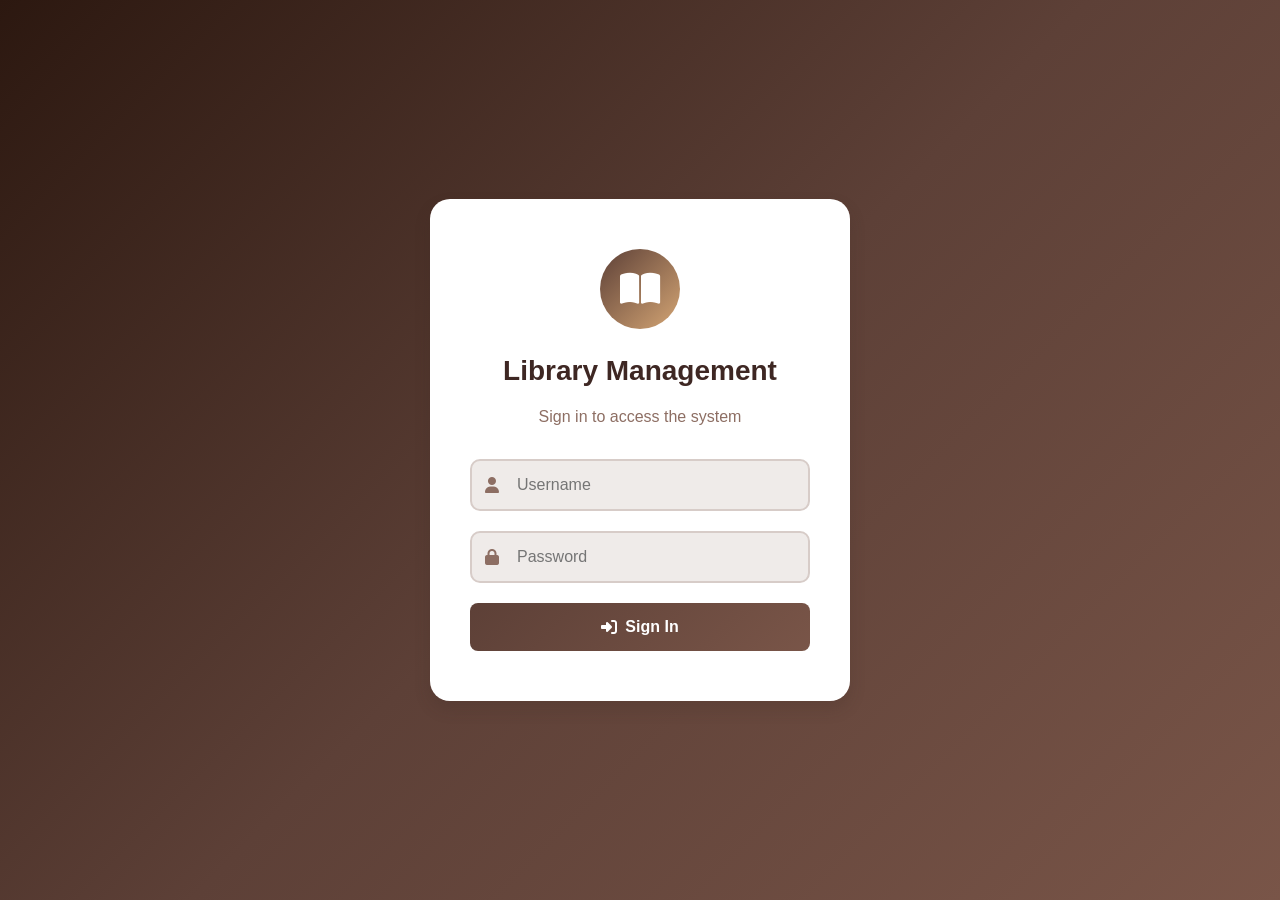
<file: Library-database-secure/public/index.html>
<!DOCTYPE html>
<html lang="en">
<head>
    <meta charset="UTF-8">
    <meta name="viewport" content="width=device-width, initial-scale=1.0">
    <title>Library Management System - Login</title>
    <link rel="stylesheet" href="css/styles.css">
    <link rel="stylesheet" href="https://cdnjs.cloudflare.com/ajax/libs/font-awesome/6.4.0/css/all.min.css">
</head>
<body>
    <div class="login-container">
        <div class="login-box">
            <div class="logo">
                <i class="fas fa-book-open"></i>
            </div>
            <h1>Library Management</h1>
            <p>Sign in to access the system</p>
            
            <form id="loginForm">
                <div class="input-group">
                    <i class="fas fa-user"></i>
                    <input type="text" id="txtUsername" placeholder="Username" required>
                </div>
                <div class="input-group">
                    <i class="fas fa-lock"></i>
                    <input type="password" id="txtPassword" placeholder="Password" required>
                </div>
                <button type="submit" class="btn btn-primary btn-full">
                    <i class="fas fa-sign-in-alt"></i>
                    Sign In
                </button>
            </form>
            
            <div id="errorMessage" class="alert alert-danger" style="display: none; margin-top: 20px;">
                <i class="fas fa-exclamation-circle"></i>
                <span>Invalid credentials</span>
            </div>
        </div>
    </div>

    <div class="toast-container" id="toastContainer"></div>

    <script src="js/api.js"></script>
    <script>
        document.getElementById('loginForm').addEventListener('submit', async function(e) {
            e.preventDefault();
            
            const username = document.getElementById('txtUsername').value.trim();
            const password = document.getElementById('txtPassword').value.trim();
            const errorDiv = document.getElementById('errorMessage');
            
            try {
                const response = await fetch('/api/login', {
                    method: 'POST',
                    headers: { 'Content-Type': 'application/json' },
                    body: JSON.stringify({ username, password })
                });
                
                const data = await response.json();
                
                if (data.success) {
                    // Store role in session storage
                    sessionStorage.setItem('userRole', data.role);
                    sessionStorage.setItem('username', username);
                    window.location.href = 'dashboard.html';
                } else {
                    errorDiv.style.display = 'flex';
                    setTimeout(() => errorDiv.style.display = 'none', 3000);
                }
            } catch (error) {
                console.error('Login error:', error);
                errorDiv.querySelector('span').textContent = 'Connection error. Please try again.';
                errorDiv.style.display = 'flex';
            }
        });
    </script>
</body>
</html>
</file>
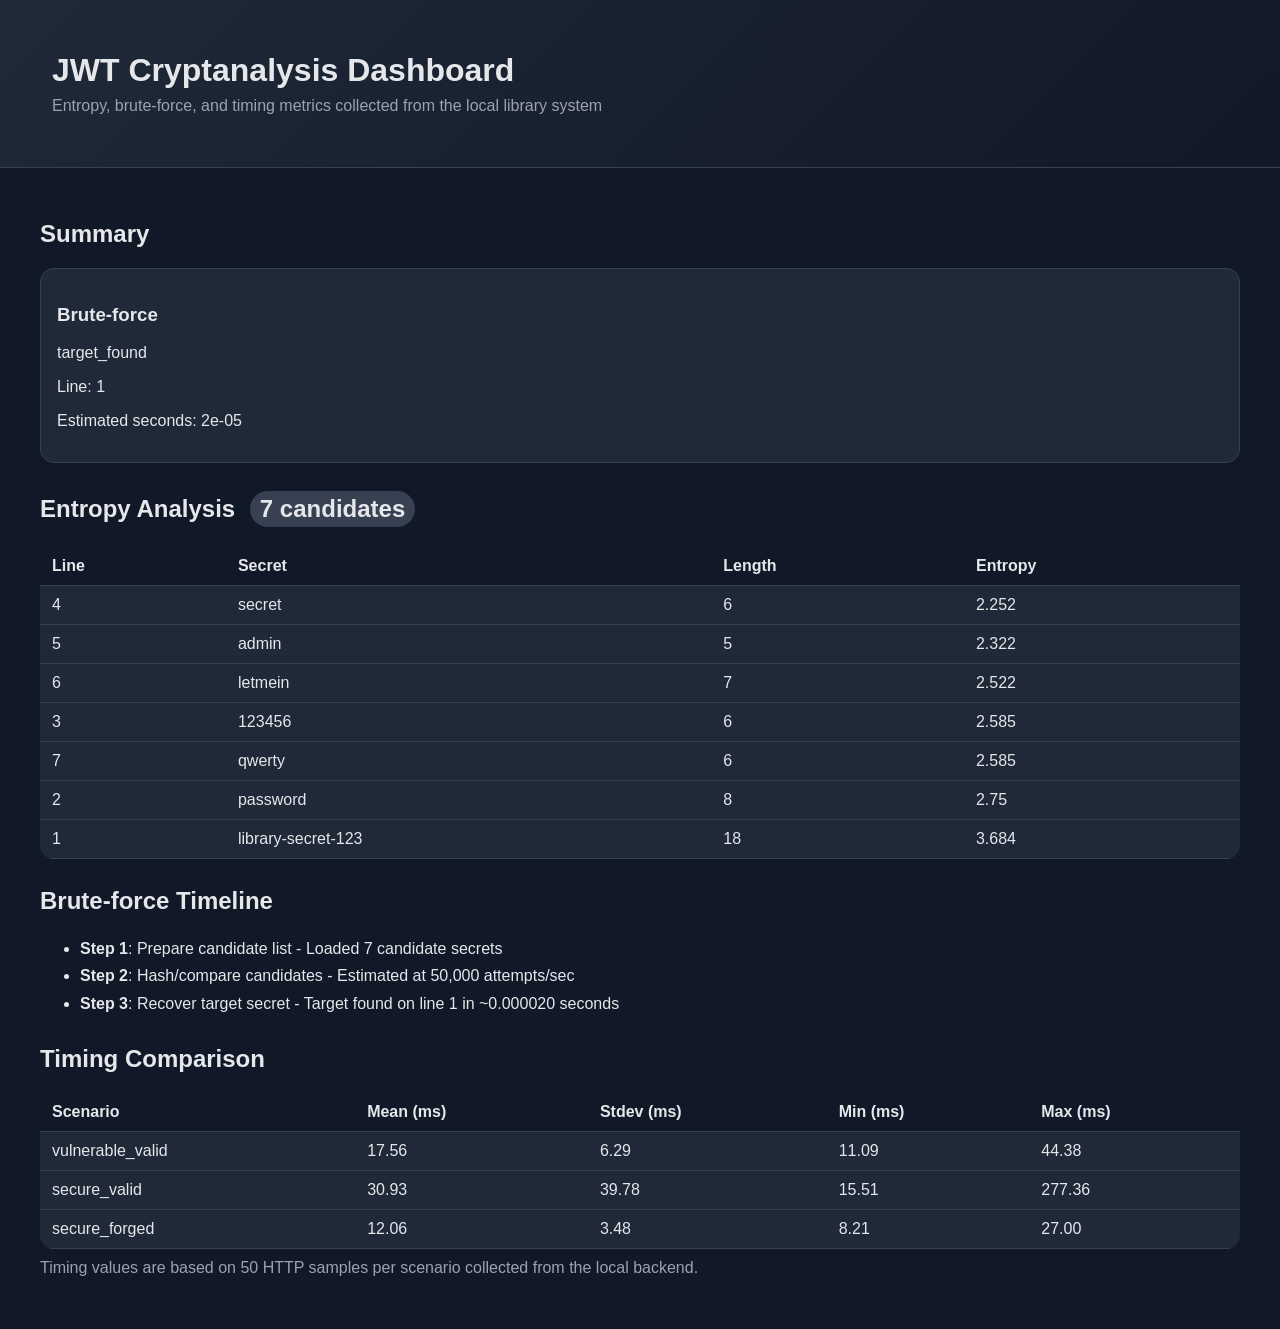
<file: jwt-cryptanalysis-library-system/report/METRICS_DASHBOARD.html>
<!DOCTYPE html>
<html lang='en'>
<head>
<meta charset='utf-8' />
<meta name='viewport' content='width=device-width, initial-scale=1' />
<title>JWT Analysis Dashboard</title>
<style>
  :root { color-scheme: dark; }
  body { margin: 0; font-family: Segoe UI, Arial, sans-serif; background: #111827; color: #e5e7eb; }
  header { padding: 28px; background: linear-gradient(135deg, #1f2937, #111827); border-bottom: 1px solid #374151; }
  h1 { margin: 0 0 8px; }
  .wrap { padding: 24px; max-width: 1200px; margin: 0 auto; }
  .cards { display: grid; grid-template-columns: repeat(auto-fit, minmax(220px, 1fr)); gap: 16px; margin: 20px 0; }
  .card { background: #1f2937; border: 1px solid #374151; border-radius: 14px; padding: 16px; }
  table { width: 100%; border-collapse: collapse; background: #1f2937; border-radius: 14px; overflow: hidden; }
  th, td { padding: 10px 12px; border-bottom: 1px solid #374151; text-align: left; }
  th { background: #111827; }
  section { margin: 28px 0; }
  ul { line-height: 1.7; }
  .muted { color: #9ca3af; }
  .pill { display: inline-block; padding: 4px 10px; border-radius: 999px; background: #374151; margin-left: 8px; }
</style>
</head>
<body>
<header>
  <div class='wrap'>
    <h1>JWT Cryptanalysis Dashboard</h1>
    <div class='muted'>Entropy, brute-force, and timing metrics collected from the local library system</div>
  </div>
</header>
<div class='wrap'>
  <section>
    <h2>Summary</h2>
    <div class='cards'><div class='card'><h3>Brute-force</h3><p>target_found</p><p>Line: 1</p><p>Estimated seconds: 2e-05</p></div></div>
  </section>
  <section>
    <h2>Entropy Analysis <span class='pill'>7 candidates</span></h2>
    <table>
      <thead><tr><th>Line</th><th>Secret</th><th>Length</th><th>Entropy</th></tr></thead>
      <tbody><tr><td>4</td><td>secret</td><td>6</td><td>2.252</td></tr><tr><td>5</td><td>admin</td><td>5</td><td>2.322</td></tr><tr><td>6</td><td>letmein</td><td>7</td><td>2.522</td></tr><tr><td>3</td><td>123456</td><td>6</td><td>2.585</td></tr><tr><td>7</td><td>qwerty</td><td>6</td><td>2.585</td></tr><tr><td>2</td><td>password</td><td>8</td><td>2.75</td></tr><tr><td>1</td><td>library-secret-123</td><td>18</td><td>3.684</td></tr></tbody>
    </table>
  </section>
  <section>
    <h2>Brute-force Timeline</h2>
    <ul><li><strong>Step 1</strong>: Prepare candidate list - Loaded 7 candidate secrets</li><li><strong>Step 2</strong>: Hash/compare candidates - Estimated at 50,000 attempts/sec</li><li><strong>Step 3</strong>: Recover target secret - Target found on line 1 in ~0.000020 seconds</li></ul>
  </section>
  <section>
    <h2>Timing Comparison</h2>
    <table>
      <thead><tr><th>Scenario</th><th>Mean (ms)</th><th>Stdev (ms)</th><th>Min (ms)</th><th>Max (ms)</th></tr></thead>
      <tbody><tr><td>vulnerable_valid</td><td>17.56</td><td>6.29</td><td>11.09</td><td>44.38</td></tr><tr><td>secure_valid</td><td>30.93</td><td>39.78</td><td>15.51</td><td>277.36</td></tr><tr><td>secure_forged</td><td>12.06</td><td>3.48</td><td>8.21</td><td>27.00</td></tr></tbody>
    </table>
    <div class='muted' style='margin-top:10px;'>Timing values are based on 50 HTTP samples per scenario collected from the local backend.</div>
  </section>
</div>
</body>
</html>
</file>
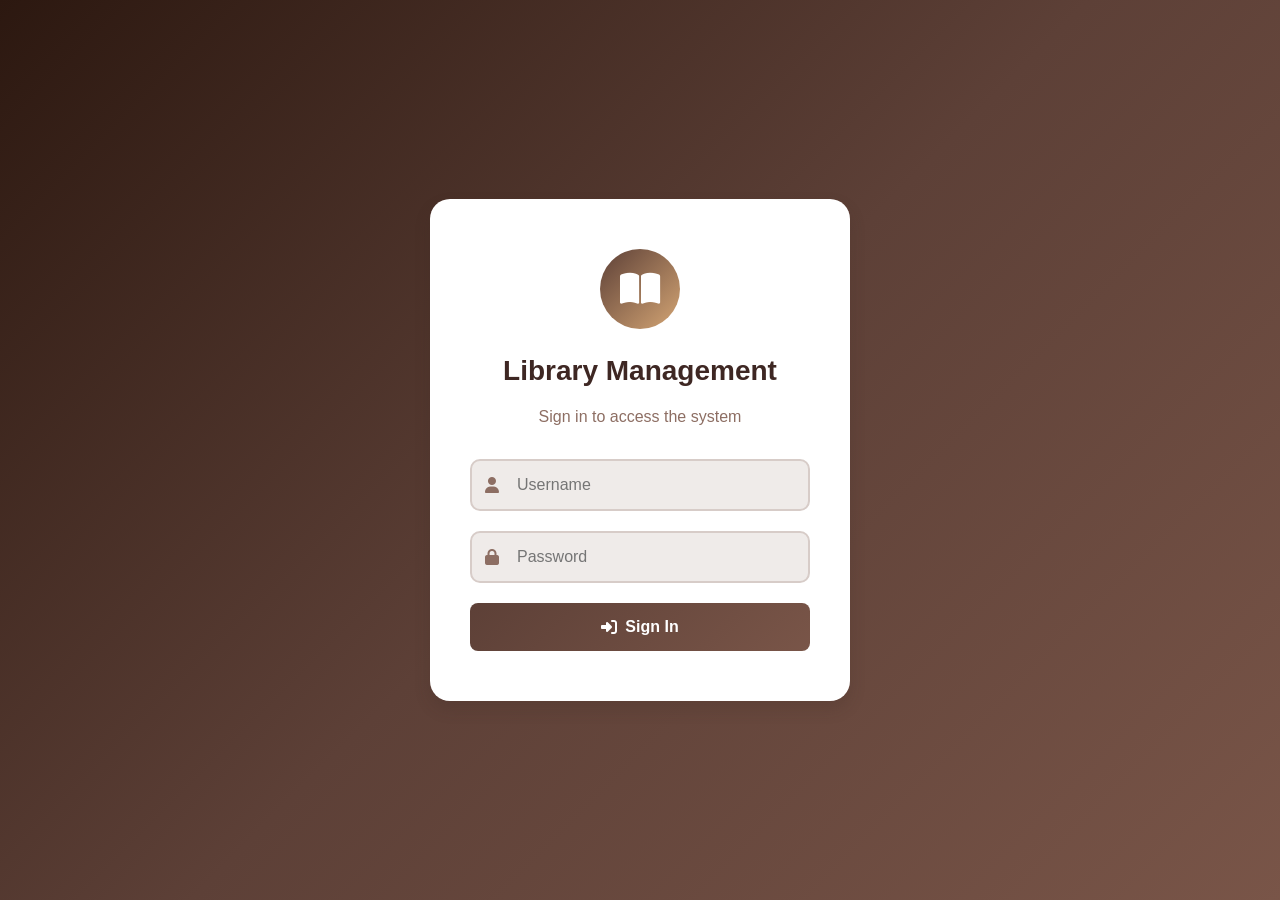
<file: Library-database-secure/public/authors.html>
<!DOCTYPE html>
<html lang="en">
<head>
    <meta charset="UTF-8">
    <meta name="viewport" content="width=device-width, initial-scale=1.0">
    <title>Manage Authors - Library Management System</title>
    <link rel="stylesheet" href="css/styles.css">
    <link rel="stylesheet" href="https://cdnjs.cloudflare.com/ajax/libs/font-awesome/6.4.0/css/all.min.css">
</head>
<body>
    <div class="page-container">
        <!-- Sidebar -->
        <aside class="sidebar" id="sidebar">
            <div class="sidebar-header">
                <div class="logo">
                    <i class="fas fa-book-open"></i>
                </div>
                <div>
                    <h2>Library System</h2>
                    <span>Management Portal</span>
                </div>
            </div>
            
            <nav>
                <ul class="nav-menu">
                    <li class="nav-item">
                        <a href="dashboard.html" class="nav-link">
                            <i class="fas fa-th-large"></i>
                            <span>Dashboard</span>
                        </a>
                    </li>
                    <li class="nav-item">
                        <a href="books.html" class="nav-link">
                            <i class="fas fa-book"></i>
                            <span>Manage Books</span>
                        </a>
                    </li>
                    <li class="nav-item">
                        <a href="members.html" class="nav-link">
                            <i class="fas fa-users"></i>
                            <span>Manage Members</span>
                        </a>
                    </li>
                    <li class="nav-item">
                        <a href="authors.html" class="nav-link active">
                            <i class="fas fa-pen-fancy"></i>
                            <span>Manage Authors</span>
                        </a>
                    </li>
                    <li class="nav-item">
                        <a href="publishers.html" class="nav-link">
                            <i class="fas fa-building"></i>
                            <span>Manage Publishers</span>
                        </a>
                    </li>
                    
                    <div class="nav-divider"></div>
                    
                    <li class="nav-item">
                        <a href="borrowing.html" class="nav-link">
                            <i class="fas fa-exchange-alt"></i>
                            <span>Borrow / Return</span>
                        </a>
                    </li>
                    <li class="nav-item">
                        <a href="availability.html" class="nav-link">
                            <i class="fas fa-check-circle"></i>
                            <span>Check Availability</span>
                        </a>
                    </li>
                    <li class="nav-item">
                        <a href="fines.html" class="nav-link">
                            <i class="fas fa-dollar-sign"></i>
                            <span>Manage Fines</span>
                        </a>
                    </li>
                    <li class="nav-item">
                        <a href="reports.html" class="nav-link">
                            <i class="fas fa-chart-bar"></i>
                            <span>Reports</span>
                        </a>
                    </li>
                    
                    <div class="nav-divider"></div>
                    
                    <li class="nav-item">
                        <a href="users.html" class="nav-link">
                            <i class="fas fa-user-cog"></i>
                            <span>Manage Users</span>
                        </a>
                    </li>
                    <li class="nav-item">
                        <a href="#" class="nav-link" onclick="logout()">
                            <i class="fas fa-sign-out-alt"></i>
                            <span>Logout</span>
                        </a>
                    </li>
                </ul>
            </nav>
        </aside>

        <!-- Main Content -->
        <main class="content-wrapper">
            <div class="page-header">
                <h1>
                    <i class="fas fa-pen-fancy"></i>
                    Manage Authors
                </h1>
            </div>

            <!-- Form Card -->
            <div class="form-card">
                <h2>
                    <i class="fas fa-plus-circle"></i>
                    Author Information
                </h2>
                
                <form id="authorForm">
                    <div class="form-grid">
                        <div class="form-group">
                            <label for="txtAuthorID">Author ID</label>
                            <input type="text" id="txtAuthorID" placeholder="e.g., A001" required>
                        </div>
                        <div class="form-group">
                            <label for="txtAuthorName">Author Name</label>
                            <input type="text" id="txtAuthorName" placeholder="Enter author name" required>
                        </div>
                        <div class="form-group">
                            <label for="txtCountry">Country</label>
                            <input type="text" id="txtCountry" placeholder="e.g., USA, UK">
                        </div>
                        <div class="form-group">
                            <label for="txtBirthYear">Birth Year</label>
                            <input type="number" id="txtBirthYear" placeholder="e.g., 1926">
                        </div>
                    </div>
                    
                    <div class="button-group">
                        <button type="button" class="btn btn-success" onclick="addAuthor()">
                            <i class="fas fa-plus"></i> Add
                        </button>
                        <button type="button" class="btn btn-primary" onclick="updateAuthor()">
                            <i class="fas fa-edit"></i> Update
                        </button>
                        <button type="button" class="btn btn-danger" onclick="deleteAuthor()">
                            <i class="fas fa-trash"></i> Delete
                        </button>
                        <button type="button" class="btn btn-secondary" onclick="clearForm()">
                            <i class="fas fa-eraser"></i> Clear
                        </button>
                    </div>
                </form>
            </div>

            <!-- Data Table -->
            <div class="table-card">
                <div class="table-header">
                    <h2>
                        <i class="fas fa-list"></i>
                        Authors List
                    </h2>
                    <div class="search-box">
                        <input type="text" id="searchInput" placeholder="Search by name...">
                        <button class="btn btn-info" onclick="searchAuthors()">
                            <i class="fas fa-search"></i> Search
                        </button>
                        <button class="btn btn-secondary" onclick="loadAuthors()">
                            <i class="fas fa-sync"></i> Refresh
                        </button>
                    </div>
                </div>
                <div class="table-wrapper">
                    <table class="data-table" id="authorsTable">
                        <thead>
                            <tr>
                                <th>AuthorID</th>
                                <th>AuthorName</th>
                                <th>Country</th>
                                <th>BirthYear</th>
                            </tr>
                        </thead>
                        <tbody id="authorsTableBody">
                            <!-- Data will be loaded here -->
                        </tbody>
                    </table>
                </div>
            </div>
        </main>
    </div>

    <div class="toast-container" id="toastContainer"></div>

    <script src="js/api.js"></script>
    <script>
        // Check authentication
        if (!sessionStorage.getItem('userRole')) {
            window.location.href = 'index.html';
        }

        // Load authors on page load
        document.addEventListener('DOMContentLoaded', loadAuthors);

        async function loadAuthors() {
            try {
                const data = await API.getAuthors();
                renderTable(data);
            } catch (error) {
                showToast('Error loading authors: ' + error.message, 'error');
            }
        }

        function renderTable(authors) {
            const tbody = document.getElementById('authorsTableBody');
            
            if (authors.length === 0) {
                tbody.innerHTML = `
                    <tr>
                        <td colspan="4" style="text-align: center; padding: 40px;">
                            <i class="fas fa-pen-fancy" style="font-size: 48px; color: #BCAAA4;"></i>
                            <p style="margin-top: 15px; color: #8D6E63;">No authors found</p>
                        </td>
                    </tr>
                `;
                return;
            }
            
            tbody.innerHTML = authors.map(author => `
                <tr class="clickable" onclick="selectAuthor(${JSON.stringify(author).replace(/"/g, '&quot;')})">
                    <td>${author.AuthorID || ''}</td>
                    <td>${author.AuthorName || ''}</td>
                    <td>${author.Country || ''}</td>
                    <td>${author.BirthYear || ''}</td>
                </tr>
            `).join('');
        }

        function selectAuthor(author) {
            document.getElementById('txtAuthorID').value = author.AuthorID || '';
            document.getElementById('txtAuthorName').value = author.AuthorName || '';
            document.getElementById('txtCountry').value = author.Country || '';
            document.getElementById('txtBirthYear').value = author.BirthYear || '';
        }

        async function addAuthor() {
            const authorId = document.getElementById('txtAuthorID').value.trim();
            const authorName = document.getElementById('txtAuthorName').value.trim();
            
            if (!authorId || !authorName) {
                showToast('Author ID and Name are required.', 'error');
                return;
            }
            
            const authorData = {
                AuthorID: authorId,
                AuthorName: authorName,
                Country: document.getElementById('txtCountry').value.trim(),
                BirthYear: parseInt(document.getElementById('txtBirthYear').value) || null
            };
            
            try {
                const result = await API.addAuthor(authorData);
                showToast(result.message, result.success ? 'success' : 'error');
                if (result.success) {
                    clearForm();
                    loadAuthors();
                }
            } catch (error) {
                showToast('Error adding author: ' + error.message, 'error');
            }
        }

        async function updateAuthor() {
            const authorId = document.getElementById('txtAuthorID').value.trim();
            
            if (!authorId) {
                showToast('Author ID is required to update.', 'error');
                return;
            }
            
            const authorData = {
                AuthorName: document.getElementById('txtAuthorName').value.trim(),
                Country: document.getElementById('txtCountry').value.trim(),
                BirthYear: parseInt(document.getElementById('txtBirthYear').value) || null
            };
            
            try {
                const result = await API.updateAuthor(authorId, authorData);
                showToast(result.message, result.success ? 'success' : 'error');
                loadAuthors();
            } catch (error) {
                showToast('Error updating author: ' + error.message, 'error');
            }
        }

        async function deleteAuthor() {
            const authorId = document.getElementById('txtAuthorID').value.trim();
            const authorName = document.getElementById('txtAuthorName').value.trim();
            
            if (!authorId && !authorName) {
                showToast('Enter Author ID or Name to delete.', 'error');
                return;
            }
            
            if (!confirm('Are you sure you want to delete this author?')) return;
            
            try {
                const result = await API.deleteAuthor(authorId || authorName);
                showToast(result.message, result.success ? 'success' : 'error');
                if (result.success) {
                    clearForm();
                    loadAuthors();
                }
            } catch (error) {
                showToast('Error deleting author: ' + error.message, 'error');
            }
        }

        async function searchAuthors() {
            const searchTerm = document.getElementById('searchInput').value.trim();
            
            if (!searchTerm) {
                loadAuthors();
                return;
            }
            
            try {
                const data = await API.searchAuthors(searchTerm);
                renderTable(data);
                if (data.length === 0) {
                    showToast('No authors found.', 'info');
                }
            } catch (error) {
                showToast('Error searching authors: ' + error.message, 'error');
            }
        }

        function clearForm() {
            document.getElementById('authorForm').reset();
        }

        function logout() {
            sessionStorage.clear();
            window.location.href = 'index.html';
        }

        // Search on Enter key
        document.getElementById('searchInput').addEventListener('keypress', function(e) {
            if (e.key === 'Enter') searchAuthors();
        });
    </script>
</body>
</html>
</file>
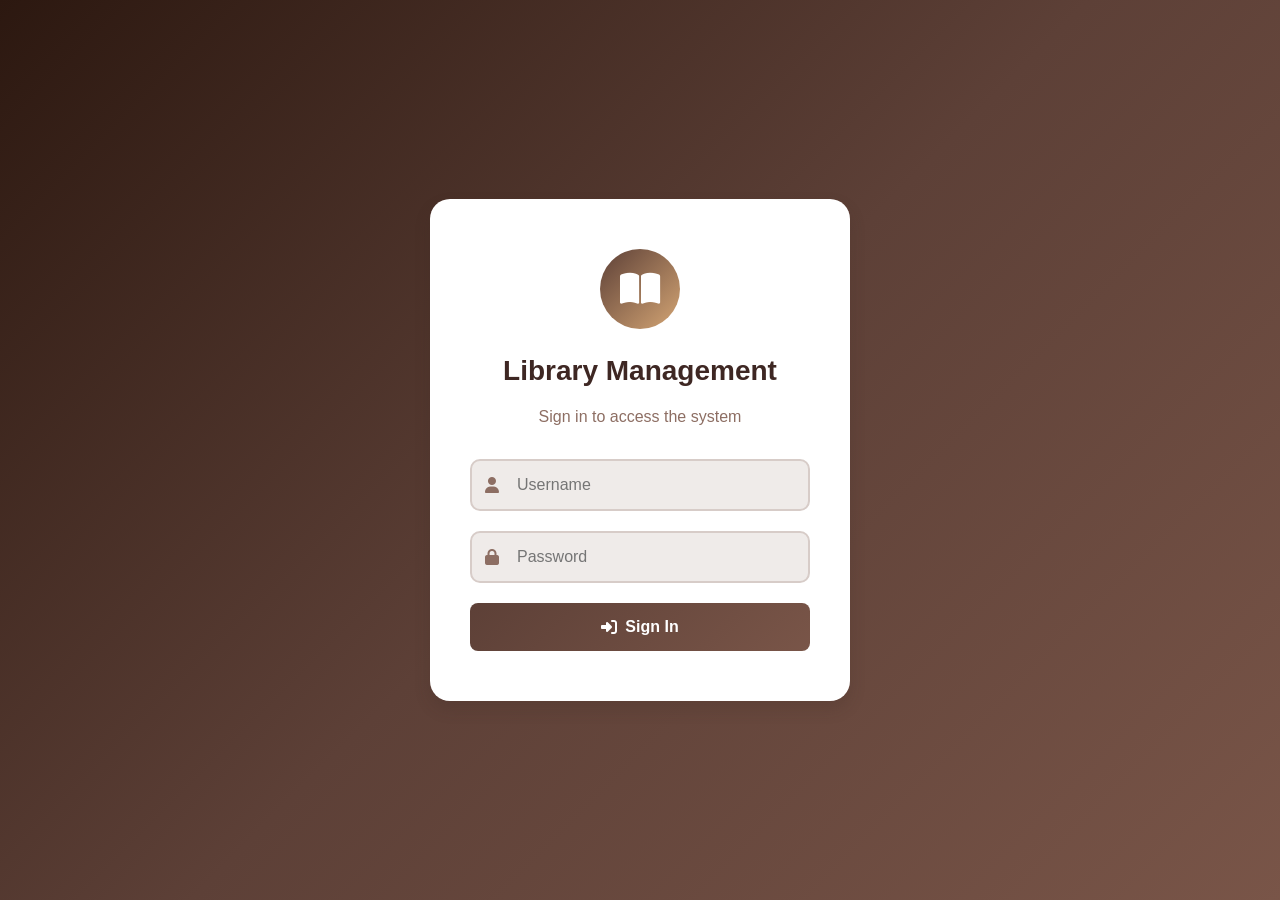
<file: Library-database-secure/public/availability.html>
<!DOCTYPE html>
<html lang="en">
<head>
    <meta charset="UTF-8">
    <meta name="viewport" content="width=device-width, initial-scale=1.0">
    <title>Check Availability - Library Management System</title>
    <link rel="stylesheet" href="css/styles.css">
    <link rel="stylesheet" href="https://cdnjs.cloudflare.com/ajax/libs/font-awesome/6.4.0/css/all.min.css">
</head>
<body>
    <div class="page-container">
        <!-- Sidebar -->
        <aside class="sidebar" id="sidebar">
            <div class="sidebar-header">
                <div class="logo">
                    <i class="fas fa-book-open"></i>
                </div>
                <div>
                    <h2>Library System</h2>
                    <span>Management Portal</span>
                </div>
            </div>
            
            <nav>
                <ul class="nav-menu">
                    <li class="nav-item">
                        <a href="dashboard.html" class="nav-link">
                            <i class="fas fa-th-large"></i>
                            <span>Dashboard</span>
                        </a>
                    </li>
                    <li class="nav-item">
                        <a href="books.html" class="nav-link">
                            <i class="fas fa-book"></i>
                            <span>Manage Books</span>
                        </a>
                    </li>
                    <li class="nav-item">
                        <a href="members.html" class="nav-link">
                            <i class="fas fa-users"></i>
                            <span>Manage Members</span>
                        </a>
                    </li>
                    <li class="nav-item">
                        <a href="authors.html" class="nav-link">
                            <i class="fas fa-pen-fancy"></i>
                            <span>Manage Authors</span>
                        </a>
                    </li>
                    <li class="nav-item">
                        <a href="publishers.html" class="nav-link">
                            <i class="fas fa-building"></i>
                            <span>Manage Publishers</span>
                        </a>
                    </li>
                    
                    <div class="nav-divider"></div>
                    
                    <li class="nav-item">
                        <a href="borrowing.html" class="nav-link">
                            <i class="fas fa-exchange-alt"></i>
                            <span>Borrow / Return</span>
                        </a>
                    </li>
                    <li class="nav-item">
                        <a href="availability.html" class="nav-link active">
                            <i class="fas fa-check-circle"></i>
                            <span>Check Availability</span>
                        </a>
                    </li>
                    <li class="nav-item">
                        <a href="fines.html" class="nav-link">
                            <i class="fas fa-dollar-sign"></i>
                            <span>Manage Fines</span>
                        </a>
                    </li>
                    <li class="nav-item">
                        <a href="reports.html" class="nav-link">
                            <i class="fas fa-chart-bar"></i>
                            <span>Reports</span>
                        </a>
                    </li>
                    
                    <div class="nav-divider"></div>
                    
                    <li class="nav-item">
                        <a href="users.html" class="nav-link">
                            <i class="fas fa-user-cog"></i>
                            <span>Manage Users</span>
                        </a>
                    </li>
                    <li class="nav-item">
                        <a href="#" class="nav-link" onclick="logout()">
                            <i class="fas fa-sign-out-alt"></i>
                            <span>Logout</span>
                        </a>
                    </li>
                </ul>
            </nav>
        </aside>

        <!-- Main Content -->
        <main class="content-wrapper">
            <div class="page-header">
                <h1>
                    <i class="fas fa-check-circle"></i>
                    Check Book Availability
                </h1>
            </div>

            <!-- Search Card -->
            <div class="form-card">
                <h2>
                    <i class="fas fa-search"></i>
                    Search Available Books
                </h2>
                
                <form id="searchForm">
                    <div class="form-grid">
                        <div class="form-group" style="grid-column: 1 / -1;">
                            <label for="txtBookName">Book Name</label>
                            <input type="text" id="txtBookName" placeholder="Enter book name to search for available copies..." style="width: 100%;">
                        </div>
                    </div>
                    
                    <div class="button-group">
                        <button type="button" class="btn btn-primary" onclick="searchAvailability()">
                            <i class="fas fa-search"></i> Search Available
                        </button>
                        <button type="button" class="btn btn-secondary" onclick="clearSearch()">
                            <i class="fas fa-eraser"></i> Clear
                        </button>
                    </div>
                </form>
            </div>

            <!-- Results Table -->
            <div class="table-card">
                <div class="table-header">
                    <h2>
                        <i class="fas fa-list"></i>
                        Available Books
                    </h2>
                </div>
                <div class="table-wrapper">
                    <table class="data-table" id="availabilityTable">
                        <thead>
                            <tr>
                                <th>Title</th>
                                <th>ISBN</th>
                                <th>Status</th>
                            </tr>
                        </thead>
                        <tbody id="availabilityTableBody">
                            <tr>
                                <td colspan="3" style="text-align: center; padding: 60px;">
                                    <i class="fas fa-search" style="font-size: 48px; color: #BCAAA4;"></i>
                                    <p style="margin-top: 15px; color: #8D6E63;">Enter a book name to search for available copies</p>
                                </td>
                            </tr>
                        </tbody>
                    </table>
                </div>
            </div>
        </main>
    </div>

    <div class="toast-container" id="toastContainer"></div>

    <script src="js/api.js"></script>
    <script>
        // Check authentication
        if (!sessionStorage.getItem('userRole')) {
            window.location.href = 'index.html';
        }

        async function searchAvailability() {
            const bookName = document.getElementById('txtBookName').value.trim();
            
            if (!bookName) {
                showToast('Please enter a book name to search.', 'error');
                return;
            }
            
            try {
                const data = await API.checkAvailability(bookName);
                renderTable(data);
            } catch (error) {
                showToast('Error searching books: ' + error.message, 'error');
            }
        }

        function renderTable(books) {
            const tbody = document.getElementById('availabilityTableBody');
            
            if (books.length === 0) {
                tbody.innerHTML = `
                    <tr>
                        <td colspan="3" style="text-align: center; padding: 40px;">
                            <i class="fas fa-book" style="font-size: 48px; color: #BCAAA4;"></i>
                            <p style="margin-top: 15px; color: #8D6E63;">No available books found with that name</p>
                        </td>
                    </tr>
                `;
                return;
            }
            
            tbody.innerHTML = books.map(book => `
                <tr>
                    <td>${book.Title || ''}</td>
                    <td>${book.ISBN || ''}</td>
                    <td><span class="badge badge-success"><i class="fas fa-check"></i> Available</span></td>
                </tr>
            `).join('');
            
            showToast(`Found ${books.length} available book(s).`, 'success');
        }

        function clearSearch() {
            document.getElementById('txtBookName').value = '';
            document.getElementById('availabilityTableBody').innerHTML = `
                <tr>
                    <td colspan="3" style="text-align: center; padding: 60px;">
                        <i class="fas fa-search" style="font-size: 48px; color: #BCAAA4;"></i>
                        <p style="margin-top: 15px; color: #8D6E63;">Enter a book name to search for available copies</p>
                    </td>
                </tr>
            `;
        }

        function logout() {
            sessionStorage.clear();
            window.location.href = 'index.html';
        }

        // Search on Enter key
        document.getElementById('txtBookName').addEventListener('keypress', function(e) {
            if (e.key === 'Enter') {
                e.preventDefault();
                searchAvailability();
            }
        });
    </script>
</body>
</html>
</file>
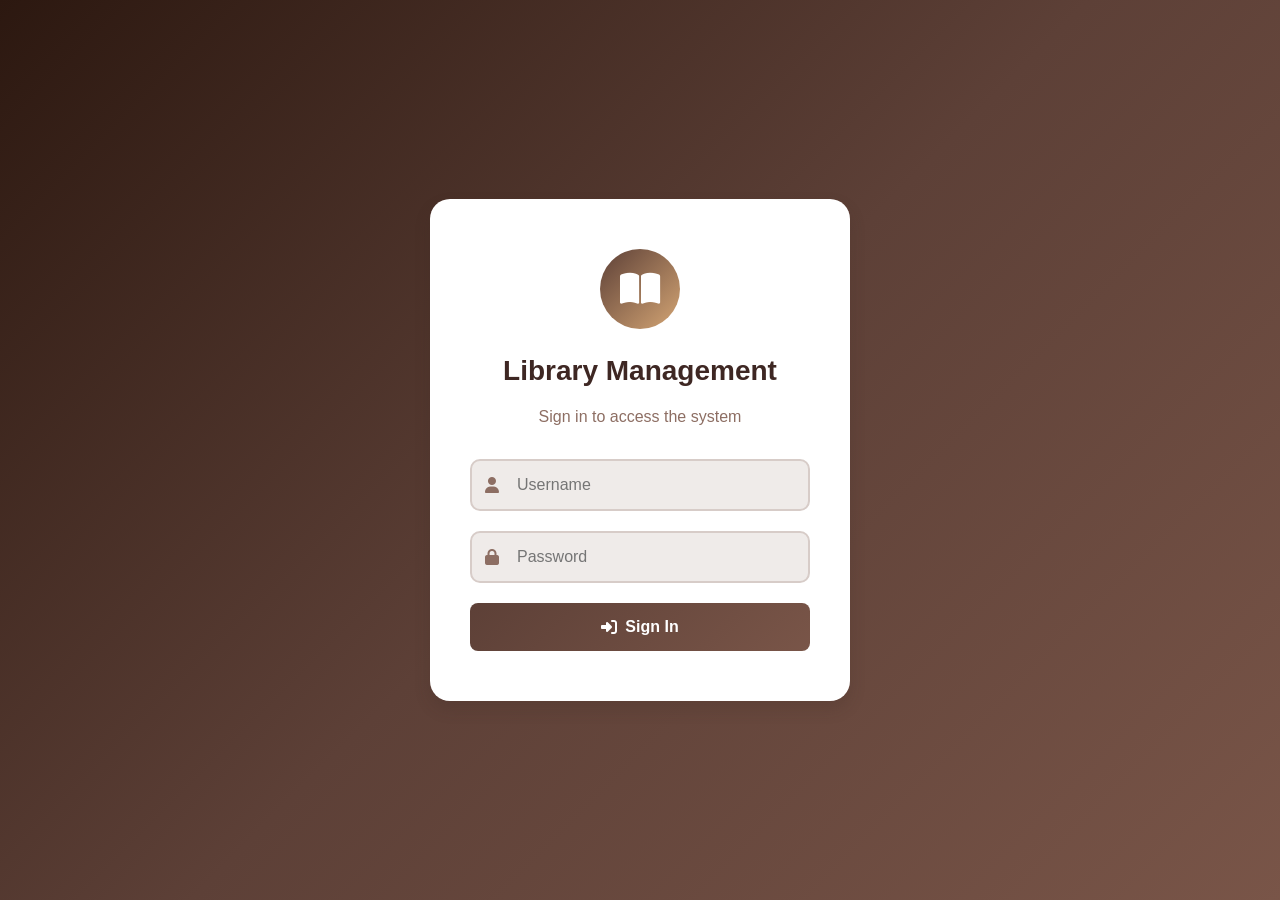
<file: Library-database-secure/public/backup.html>
<!DOCTYPE html>
<html lang="en">
<head>
    <meta charset="UTF-8">
    <meta name="viewport" content="width=device-width, initial-scale=1.0">
    <title>Backup & Restore - Library Management System</title>
    <link rel="stylesheet" href="css/styles.css">
    <link rel="stylesheet" href="https://cdnjs.cloudflare.com/ajax/libs/font-awesome/6.4.0/css/all.min.css">
    <style>
        .backup-cards {
            display: grid;
            grid-template-columns: repeat(auto-fit, minmax(400px, 1fr));
            gap: 2rem;
            margin-top: 1.5rem;
        }
        
        .backup-card {
            background: white;
            border-radius: 12px;
            padding: 2rem;
            box-shadow: 0 4px 15px rgba(93, 64, 55, 0.1);
            border: 1px solid var(--border-color);
        }
        
        .backup-card h2 {
            color: var(--primary-brown);
            margin-bottom: 1.5rem;
            display: flex;
            align-items: center;
            gap: 0.75rem;
            font-size: 1.5rem;
        }
        
        .backup-card h2 i {
            color: var(--accent-gold);
        }
        
        .backup-card p {
            color: var(--text-light);
            margin-bottom: 1.5rem;
            line-height: 1.6;
        }
        
        .backup-form .form-group {
            margin-bottom: 1.5rem;
        }
        
        .backup-form label {
            display: block;
            font-weight: 600;
            color: var(--text-dark);
            margin-bottom: 0.5rem;
        }
        
        .backup-form input[type="text"] {
            width: 100%;
            padding: 0.75rem 1rem;
            border: 2px solid var(--border-color);
            border-radius: 8px;
            font-size: 1rem;
            transition: all 0.3s ease;
        }
        
        .backup-form input[type="text"]:focus {
            outline: none;
            border-color: var(--accent-gold);
            box-shadow: 0 0 0 3px rgba(212, 165, 116, 0.2);
        }
        
        .backup-info {
            background: var(--background-cream);
            border-radius: 8px;
            padding: 1rem;
            margin-bottom: 1.5rem;
            border-left: 4px solid var(--accent-gold);
        }
        
        .backup-info h4 {
            color: var(--primary-brown);
            margin-bottom: 0.5rem;
            display: flex;
            align-items: center;
            gap: 0.5rem;
        }
        
        .backup-info p {
            margin: 0;
            font-size: 0.9rem;
        }
        
        .backup-history {
            margin-top: 2rem;
        }
        
        .backup-history h3 {
            color: var(--primary-brown);
            margin-bottom: 1rem;
            display: flex;
            align-items: center;
            gap: 0.5rem;
        }
        
        .history-list {
            max-height: 200px;
            overflow-y: auto;
        }
        
        .history-item {
            display: flex;
            justify-content: space-between;
            align-items: center;
            padding: 0.75rem;
            background: var(--background-cream);
            border-radius: 6px;
            margin-bottom: 0.5rem;
        }
        
        .history-item span {
            color: var(--text-dark);
            font-size: 0.9rem;
        }
        
        .history-item .time {
            color: var(--text-light);
            font-size: 0.85rem;
        }
        
        .status-badge {
            display: inline-flex;
            align-items: center;
            gap: 0.5rem;
            padding: 0.5rem 1rem;
            border-radius: 20px;
            font-size: 0.9rem;
            font-weight: 500;
        }
        
        .status-badge.success {
            background: rgba(76, 175, 80, 0.1);
            color: #4CAF50;
        }
        
        .status-badge.error {
            background: rgba(244, 67, 54, 0.1);
            color: #F44336;
        }
        
        .status-badge.pending {
            background: rgba(255, 152, 0, 0.1);
            color: #FF9800;
        }
        
        .warning-box {
            background: rgba(255, 152, 0, 0.1);
            border: 1px solid #FF9800;
            border-radius: 8px;
            padding: 1rem;
            margin-bottom: 1.5rem;
        }
        
        .warning-box h4 {
            color: #F57C00;
            margin-bottom: 0.5rem;
            display: flex;
            align-items: center;
            gap: 0.5rem;
        }
        
        .warning-box p {
            margin: 0;
            color: #E65100;
            font-size: 0.9rem;
        }
        
        .action-buttons {
            display: flex;
            gap: 1rem;
            flex-wrap: wrap;
        }
        
        .action-buttons .btn {
            flex: 1;
            min-width: 150px;
        }
        
        .progress-bar {
            width: 100%;
            height: 8px;
            background: var(--border-color);
            border-radius: 4px;
            overflow: hidden;
            margin-top: 1rem;
            display: none;
        }
        
        .progress-bar.active {
            display: block;
        }
        
        .progress-bar .progress {
            height: 100%;
            background: linear-gradient(90deg, var(--accent-gold), var(--primary-brown));
            border-radius: 4px;
            animation: progress-animation 2s ease-in-out infinite;
            width: 30%;
        }
        
        @keyframes progress-animation {
            0% { transform: translateX(-100%); }
            100% { transform: translateX(400%); }
        }
    </style>
</head>
<body>
    <div class="page-container">
        <!-- Sidebar -->
        <aside class="sidebar" id="sidebar">
            <div class="sidebar-header">
                <div class="logo">
                    <i class="fas fa-book-open"></i>
                </div>
                <div>
                    <h2>Library System</h2>
                    <span>Management Portal</span>
                </div>
            </div>
            
            <nav>
                <ul class="nav-menu">
                    <li class="nav-item">
                        <a href="dashboard.html" class="nav-link">
                            <i class="fas fa-th-large"></i>
                            <span>Dashboard</span>
                        </a>
                    </li>
                    <li class="nav-item">
                        <a href="books.html" class="nav-link">
                            <i class="fas fa-book"></i>
                            <span>Manage Books</span>
                        </a>
                    </li>
                    <li class="nav-item">
                        <a href="members.html" class="nav-link">
                            <i class="fas fa-users"></i>
                            <span>Manage Members</span>
                        </a>
                    </li>
                    <li class="nav-item">
                        <a href="authors.html" class="nav-link">
                            <i class="fas fa-pen-fancy"></i>
                            <span>Manage Authors</span>
                        </a>
                    </li>
                    <li class="nav-item">
                        <a href="publishers.html" class="nav-link">
                            <i class="fas fa-building"></i>
                            <span>Manage Publishers</span>
                        </a>
                    </li>
                    
                    <div class="nav-divider"></div>
                    
                    <li class="nav-item">
                        <a href="borrowing.html" class="nav-link">
                            <i class="fas fa-exchange-alt"></i>
                            <span>Borrow / Return</span>
                        </a>
                    </li>
                    <li class="nav-item">
                        <a href="availability.html" class="nav-link">
                            <i class="fas fa-check-circle"></i>
                            <span>Check Availability</span>
                        </a>
                    </li>
                    <li class="nav-item">
                        <a href="fines.html" class="nav-link">
                            <i class="fas fa-dollar-sign"></i>
                            <span>Manage Fines</span>
                        </a>
                    </li>
                    <li class="nav-item">
                        <a href="reports.html" class="nav-link">
                            <i class="fas fa-chart-bar"></i>
                            <span>Reports</span>
                        </a>
                    </li>
                    
                    <div class="nav-divider"></div>
                    
                    <li class="nav-item">
                        <a href="users.html" class="nav-link">
                            <i class="fas fa-user-cog"></i>
                            <span>Manage Users</span>
                        </a>
                    </li>
                    <li class="nav-item">
                        <a href="backup.html" class="nav-link active">
                            <i class="fas fa-database"></i>
                            <span>Backup / Restore</span>
                        </a>
                    </li>
                    <li class="nav-item">
                        <a href="#" class="nav-link" onclick="logout()">
                            <i class="fas fa-sign-out-alt"></i>
                            <span>Logout</span>
                        </a>
                    </li>
                </ul>
            </nav>
        </aside>

        <!-- Main Content -->
        <main class="content-wrapper">
            <div class="page-header">
                <h1>
                    <i class="fas fa-database"></i>
                    Backup & Restore Database
                </h1>
            </div>

            <div class="backup-cards">
                <!-- Backup Card -->
                <div class="backup-card">
                    <h2>
                        <i class="fas fa-download"></i>
                        Backup Database
                    </h2>
                    <p>Create a backup of the entire library database. Backups are saved to the specified location on the server.</p>
                    
                    <div class="backup-info">
                        <h4><i class="fas fa-info-circle"></i> Information</h4>
                        <p>Backups include all tables: Books, Members, Authors, Publishers, Borrowing, Fines, Users, and more.</p>
                    </div>
                    
                    <div class="backup-form">
                        <div class="form-group">
                            <label for="backupPath">Backup File Path</label>
                            <input type="text" id="backupPath" placeholder="e.g., C:\Backups\LibraryDB_backup.bak" value="C:\Backups\LibraryDB_backup.bak">
                        </div>
                    </div>
                    
                    <div class="action-buttons">
                        <button class="btn btn-success" onclick="createBackup()">
                            <i class="fas fa-download"></i> Create Backup
                        </button>
                    </div>
                    
                    <div class="progress-bar" id="backupProgress">
                        <div class="progress"></div>
                    </div>
                    
                    <div id="backupStatus" style="margin-top: 1rem;"></div>
                </div>

                <!-- Restore Card -->
                <div class="backup-card">
                    <h2>
                        <i class="fas fa-upload"></i>
                        Restore Database
                    </h2>
                    <p>Restore the library database from a previously created backup file.</p>
                    
                    <div class="warning-box">
                        <h4><i class="fas fa-exclamation-triangle"></i> Warning</h4>
                        <p>Restoring will overwrite all current data in the database. This action cannot be undone!</p>
                    </div>
                    
                    <div class="backup-form">
                        <div class="form-group">
                            <label for="restorePath">Backup File to Restore</label>
                            <input type="text" id="restorePath" placeholder="e.g., C:\Backups\LibraryDB_backup.bak">
                        </div>
                    </div>
                    
                    <div class="action-buttons">
                        <button class="btn btn-warning" onclick="confirmRestore()">
                            <i class="fas fa-upload"></i> Restore Database
                        </button>
                    </div>
                    
                    <div class="progress-bar" id="restoreProgress">
                        <div class="progress"></div>
                    </div>
                    
                    <div id="restoreStatus" style="margin-top: 1rem;"></div>
                </div>
            </div>

            <!-- Backup History -->
            <div class="backup-card" style="margin-top: 2rem;">
                <h2>
                    <i class="fas fa-history"></i>
                    Recent Backup Operations
                </h2>
                <div class="table-wrapper">
                    <table class="data-table" id="historyTable">
                        <thead>
                            <tr>
                                <th>Operation</th>
                                <th>File Path</th>
                                <th>Date & Time</th>
                                <th>Status</th>
                            </tr>
                        </thead>
                        <tbody id="historyTableBody">
                            <!-- History will be loaded here -->
                        </tbody>
                    </table>
                </div>
            </div>
        </main>
    </div>

    <!-- Confirmation Modal -->
    <div class="modal" id="confirmModal">
        <div class="modal-content">
            <div class="modal-header">
                <h2><i class="fas fa-exclamation-triangle" style="color: #FF9800;"></i> Confirm Restore</h2>
                <button class="close-btn" onclick="closeModal()">&times;</button>
            </div>
            <div class="modal-body">
                <p style="font-size: 1.1rem; color: var(--text-dark); margin-bottom: 1rem;">
                    Are you sure you want to restore the database?
                </p>
                <p style="color: #F44336; font-weight: 500;">
                    <i class="fas fa-warning"></i> 
                    This will overwrite ALL current data and cannot be undone!
                </p>
            </div>
            <div class="modal-footer">
                <button class="btn btn-secondary" onclick="closeModal()">Cancel</button>
                <button class="btn btn-danger" onclick="restoreDatabase()">Yes, Restore</button>
            </div>
        </div>
    </div>

    <div class="toast-container" id="toastContainer"></div>

    <script src="js/api.js"></script>
    <script>
        // Check authentication and role
        const role = sessionStorage.getItem('userRole');
        const username = sessionStorage.getItem('username');
        
        if (!role) {
            window.location.href = 'index.html';
        }
        
        // Only Admin can access this page
        if (role !== 'Admin') {
            showToast('Access denied. Admin only.', 'error');
            setTimeout(() => {
                window.location.href = 'dashboard.html';
            }, 1500);
        }
        
        // Backup history stored in sessionStorage for demo
        let backupHistory = JSON.parse(sessionStorage.getItem('backupHistory') || '[]');
        
        // Load history on page load
        loadHistory();
        
        function loadHistory() {
            const tbody = document.getElementById('historyTableBody');
            tbody.innerHTML = '';
            
            if (backupHistory.length === 0) {
                tbody.innerHTML = '<tr><td colspan="4" style="text-align: center; color: var(--text-light);">No backup operations yet</td></tr>';
                return;
            }
            
            backupHistory.forEach(item => {
                const statusClass = item.status === 'Success' ? 'success' : 'error';
                const row = document.createElement('tr');
                row.innerHTML = `
                    <td>
                        <i class="fas ${item.operation === 'Backup' ? 'fa-download' : 'fa-upload'}" 
                           style="color: ${item.operation === 'Backup' ? '#4CAF50' : '#FF9800'};"></i>
                        ${item.operation}
                    </td>
                    <td>${item.path}</td>
                    <td>${item.datetime}</td>
                    <td><span class="status-badge ${statusClass}">
                        <i class="fas ${item.status === 'Success' ? 'fa-check-circle' : 'fa-times-circle'}"></i>
                        ${item.status}
                    </span></td>
                `;
                tbody.appendChild(row);
            });
        }
        
        async function createBackup() {
            const backupPath = document.getElementById('backupPath').value.trim();
            
            if (!backupPath) {
                showToast('Please enter a backup file path', 'error');
                return;
            }
            
            // Show progress
            document.getElementById('backupProgress').classList.add('active');
            document.getElementById('backupStatus').innerHTML = '<span class="status-badge pending"><i class="fas fa-spinner fa-spin"></i> Creating backup...</span>';
            
            try {
                const response = await fetch('/api/backup', {
                    method: 'POST',
                    headers: { 'Content-Type': 'application/json' },
                    body: JSON.stringify({ backupPath })
                });
                
                const data = await response.json();
                
                document.getElementById('backupProgress').classList.remove('active');
                
                if (data.success) {
                    document.getElementById('backupStatus').innerHTML = '<span class="status-badge success"><i class="fas fa-check-circle"></i> Backup created successfully!</span>';
                    showToast('Backup created successfully!', 'success');
                    
                    // Add to history
                    addToHistory('Backup', backupPath, 'Success');
                } else {
                    document.getElementById('backupStatus').innerHTML = `<span class="status-badge error"><i class="fas fa-times-circle"></i> ${data.error || 'Backup failed'}</span>`;
                    showToast(data.error || 'Backup failed', 'error');
                    
                    addToHistory('Backup', backupPath, 'Failed');
                }
            } catch (err) {
                document.getElementById('backupProgress').classList.remove('active');
                document.getElementById('backupStatus').innerHTML = '<span class="status-badge error"><i class="fas fa-times-circle"></i> Error creating backup</span>';
                showToast('Error creating backup: ' + err.message, 'error');
                
                addToHistory('Backup', backupPath, 'Failed');
            }
        }
        
        function confirmRestore() {
            const restorePath = document.getElementById('restorePath').value.trim();
            
            if (!restorePath) {
                showToast('Please enter the backup file path to restore', 'error');
                return;
            }
            
            document.getElementById('confirmModal').style.display = 'flex';
        }
        
        function closeModal() {
            document.getElementById('confirmModal').style.display = 'none';
        }
        
        async function restoreDatabase() {
            closeModal();
            
            const restorePath = document.getElementById('restorePath').value.trim();
            
            // Show progress
            document.getElementById('restoreProgress').classList.add('active');
            document.getElementById('restoreStatus').innerHTML = '<span class="status-badge pending"><i class="fas fa-spinner fa-spin"></i> Restoring database...</span>';
            
            try {
                const response = await fetch('/api/restore', {
                    method: 'POST',
                    headers: { 'Content-Type': 'application/json' },
                    body: JSON.stringify({ restorePath })
                });
                
                const data = await response.json();
                
                document.getElementById('restoreProgress').classList.remove('active');
                
                if (data.success) {
                    document.getElementById('restoreStatus').innerHTML = '<span class="status-badge success"><i class="fas fa-check-circle"></i> Database restored successfully!</span>';
                    showToast('Database restored successfully!', 'success');
                    
                    addToHistory('Restore', restorePath, 'Success');
                } else {
                    document.getElementById('restoreStatus').innerHTML = `<span class="status-badge error"><i class="fas fa-times-circle"></i> ${data.error || 'Restore failed'}</span>`;
                    showToast(data.error || 'Restore failed', 'error');
                    
                    addToHistory('Restore', restorePath, 'Failed');
                }
            } catch (err) {
                document.getElementById('restoreProgress').classList.remove('active');
                document.getElementById('restoreStatus').innerHTML = '<span class="status-badge error"><i class="fas fa-times-circle"></i> Error restoring database</span>';
                showToast('Error restoring database: ' + err.message, 'error');
                
                addToHistory('Restore', restorePath, 'Failed');
            }
        }
        
        function addToHistory(operation, path, status) {
            const now = new Date();
            const datetime = now.toLocaleString();
            
            backupHistory.unshift({ operation, path, datetime, status });
            
            // Keep only last 10 entries
            if (backupHistory.length > 10) {
                backupHistory = backupHistory.slice(0, 10);
            }
            
            sessionStorage.setItem('backupHistory', JSON.stringify(backupHistory));
            loadHistory();
        }
        
        function logout() {
            sessionStorage.clear();
            window.location.href = 'index.html';
        }
    </script>
</body>
</html>
</file>
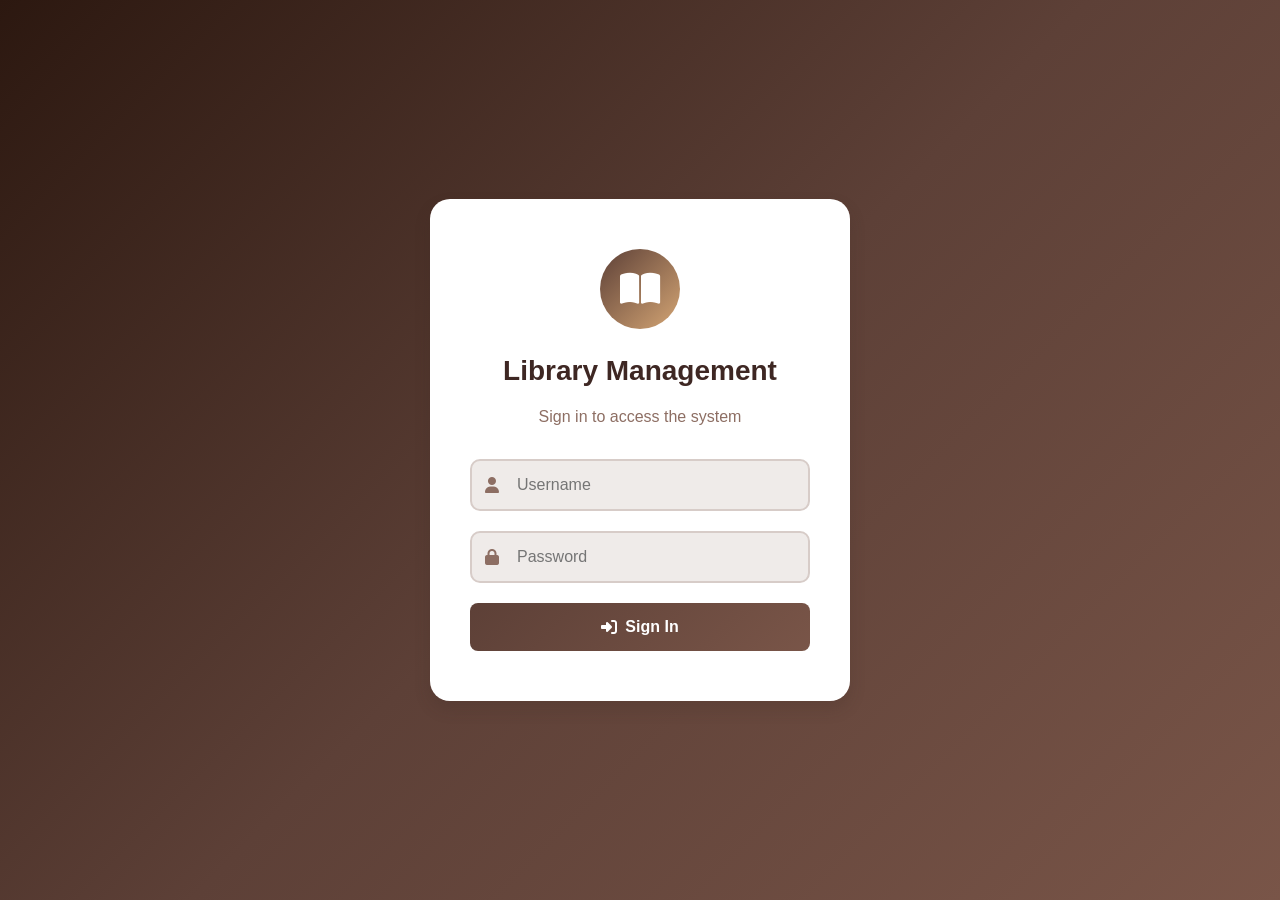
<file: Library-database-secure/public/books.html>
<!DOCTYPE html>
<html lang="en">
<head>
    <meta charset="UTF-8">
    <meta name="viewport" content="width=device-width, initial-scale=1.0">
    <title>Manage Books - Library Management System</title>
    <link rel="stylesheet" href="css/styles.css">
    <link rel="stylesheet" href="https://cdnjs.cloudflare.com/ajax/libs/font-awesome/6.4.0/css/all.min.css">
</head>
<body>
    <div class="page-container">
        <!-- Sidebar -->
        <aside class="sidebar" id="sidebar">
            <div class="sidebar-header">
                <div class="logo">
                    <i class="fas fa-book-open"></i>
                </div>
                <div>
                    <h2>Library System</h2>
                    <span>Management Portal</span>
                </div>
            </div>
            
            <nav>
                <ul class="nav-menu">
                    <li class="nav-item">
                        <a href="dashboard.html" class="nav-link">
                            <i class="fas fa-th-large"></i>
                            <span>Dashboard</span>
                        </a>
                    </li>
                    <li class="nav-item">
                        <a href="books.html" class="nav-link active">
                            <i class="fas fa-book"></i>
                            <span>Manage Books</span>
                        </a>
                    </li>
                    <li class="nav-item">
                        <a href="members.html" class="nav-link">
                            <i class="fas fa-users"></i>
                            <span>Manage Members</span>
                        </a>
                    </li>
                    <li class="nav-item">
                        <a href="authors.html" class="nav-link">
                            <i class="fas fa-pen-fancy"></i>
                            <span>Manage Authors</span>
                        </a>
                    </li>
                    <li class="nav-item">
                        <a href="publishers.html" class="nav-link">
                            <i class="fas fa-building"></i>
                            <span>Manage Publishers</span>
                        </a>
                    </li>
                    
                    <div class="nav-divider"></div>
                    
                    <li class="nav-item">
                        <a href="borrowing.html" class="nav-link">
                            <i class="fas fa-exchange-alt"></i>
                            <span>Borrow / Return</span>
                        </a>
                    </li>
                    <li class="nav-item">
                        <a href="availability.html" class="nav-link">
                            <i class="fas fa-check-circle"></i>
                            <span>Check Availability</span>
                        </a>
                    </li>
                    <li class="nav-item">
                        <a href="fines.html" class="nav-link">
                            <i class="fas fa-dollar-sign"></i>
                            <span>Manage Fines</span>
                        </a>
                    </li>
                    <li class="nav-item">
                        <a href="reports.html" class="nav-link">
                            <i class="fas fa-chart-bar"></i>
                            <span>Reports</span>
                        </a>
                    </li>
                    
                    <div class="nav-divider"></div>
                    
                    <li class="nav-item">
                        <a href="users.html" class="nav-link">
                            <i class="fas fa-user-cog"></i>
                            <span>Manage Users</span>
                        </a>
                    </li>
                    <li class="nav-item">
                        <a href="#" class="nav-link" onclick="logout()">
                            <i class="fas fa-sign-out-alt"></i>
                            <span>Logout</span>
                        </a>
                    </li>
                </ul>
            </nav>
        </aside>

        <!-- Main Content -->
        <main class="content-wrapper">
            <div class="page-header">
                <h1>
                    <i class="fas fa-book"></i>
                    Manage Books
                </h1>
            </div>

            <!-- Form Card -->
            <div class="form-card">
                <h2>
                    <i class="fas fa-plus-circle"></i>
                    Book Information
                </h2>
                
                <form id="bookForm">
                    <div class="form-grid">
                        <div class="form-group">
                            <label for="txtBookID">Book ID</label>
                            <input type="text" id="txtBookID" placeholder="e.g., B001" required>
                        </div>
                        <div class="form-group">
                            <label for="txtBookTitle">Title</label>
                            <input type="text" id="txtBookTitle" placeholder="Enter book title" required>
                        </div>
                        <div class="form-group">
                            <label for="txtISBN">ISBN</label>
                            <input type="text" id="txtISBN" placeholder="e.g., 9780061120084">
                        </div>
                        <div class="form-group">
                            <label for="txtGenreID">Genre ID</label>
                            <input type="text" id="txtGenreID" placeholder="e.g., G001">
                        </div>
                        <div class="form-group">
                            <label for="txtAuthorID">Author ID</label>
                            <input type="text" id="txtAuthorID" placeholder="e.g., A001">
                        </div>
                        <div class="form-group">
                            <label for="txtPublisherID">Publisher ID</label>
                            <input type="text" id="txtPublisherID" placeholder="e.g., P001">
                        </div>
                        <div class="form-group">
                            <label for="txtPY">Year Published</label>
                            <input type="number" id="txtPY" placeholder="e.g., 1960">
                        </div>
                        <div class="form-group">
                            <label for="txtPages">Pages</label>
                            <input type="number" id="txtPages" placeholder="e.g., 281">
                        </div>
                        <div class="form-group">
                            <label for="txtPrice">Price ($)</label>
                            <input type="number" step="0.01" id="txtPrice" placeholder="e.g., 15.99">
                        </div>
                    </div>
                    
                    <div class="button-group">
                        <button type="button" class="btn btn-success" onclick="addBook()">
                            <i class="fas fa-plus"></i> Add
                        </button>
                        <button type="button" class="btn btn-primary" onclick="updateBook()">
                            <i class="fas fa-edit"></i> Update
                        </button>
                        <button type="button" class="btn btn-danger" onclick="deleteBook()">
                            <i class="fas fa-trash"></i> Delete
                        </button>
                        <button type="button" class="btn btn-secondary" onclick="clearForm()">
                            <i class="fas fa-eraser"></i> Clear
                        </button>
                    </div>
                </form>
            </div>

            <!-- Data Table -->
            <div class="table-card">
                <div class="table-header">
                    <h2>
                        <i class="fas fa-list"></i>
                        Books List
                    </h2>
                    <div class="search-box">
                        <input type="text" id="searchInput" placeholder="Search by title...">
                        <button class="btn btn-info" onclick="searchBooks()">
                            <i class="fas fa-search"></i> Search
                        </button>
                        <button class="btn btn-secondary" onclick="loadBooks()">
                            <i class="fas fa-sync"></i> Refresh
                        </button>
                    </div>
                </div>
                <div class="table-wrapper">
                    <table class="data-table" id="booksTable">
                        <thead>
                            <tr>
                                <th>BookID</th>
                                <th>Title</th>
                                <th>ISBN</th>
                                <th>GenreID</th>
                                <th>AuthorID</th>
                                <th>PublisherID</th>
                                <th>YearPublished</th>
                                <th>Pages</th>
                                <th>Price</th>
                            </tr>
                        </thead>
                        <tbody id="booksTableBody">
                            <!-- Data will be loaded here -->
                        </tbody>
                    </table>
                </div>
            </div>
        </main>
    </div>

    <div class="toast-container" id="toastContainer"></div>

    <script src="js/api.js"></script>
    <script>
        // Check authentication
        if (!sessionStorage.getItem('userRole')) {
            window.location.href = 'index.html';
        }

        // Load books on page load
        document.addEventListener('DOMContentLoaded', loadBooks);

        async function loadBooks() {
            try {
                const data = await API.getBooks();
                renderTable(data);
            } catch (error) {
                showToast('Error loading books: ' + error.message, 'error');
            }
        }

        function renderTable(books) {
            const tbody = document.getElementById('booksTableBody');
            
            if (books.length === 0) {
                tbody.innerHTML = `
                    <tr>
                        <td colspan="9" style="text-align: center; padding: 40px;">
                            <i class="fas fa-book" style="font-size: 48px; color: #BCAAA4;"></i>
                            <p style="margin-top: 15px; color: #8D6E63;">No books found</p>
                        </td>
                    </tr>
                `;
                return;
            }
            
            tbody.innerHTML = books.map(book => `
                <tr class="clickable" onclick="selectBook(${JSON.stringify(book).replace(/"/g, '&quot;')})">
                    <td>${book.BookID || ''}</td>
                    <td>${book.Title || ''}</td>
                    <td>${book.ISBN || ''}</td>
                    <td>${book.GenreID || ''}</td>
                    <td>${book.AuthorID || ''}</td>
                    <td>${book.PublisherID || ''}</td>
                    <td>${book.YearPublished || ''}</td>
                    <td>${book.Pages || ''}</td>
                    <td>$${book.Price ? book.Price.toFixed(2) : '0.00'}</td>
                </tr>
            `).join('');
        }

        function selectBook(book) {
            document.getElementById('txtBookID').value = book.BookID || '';
            document.getElementById('txtBookTitle').value = book.Title || '';
            document.getElementById('txtISBN').value = book.ISBN || '';
            document.getElementById('txtGenreID').value = book.GenreID || '';
            document.getElementById('txtAuthorID').value = book.AuthorID || '';
            document.getElementById('txtPublisherID').value = book.PublisherID || '';
            document.getElementById('txtPY').value = book.YearPublished || '';
            document.getElementById('txtPages').value = book.Pages || '';
            document.getElementById('txtPrice').value = book.Price || '';
        }

        async function addBook() {
            const bookId = document.getElementById('txtBookID').value.trim();
            const title = document.getElementById('txtBookTitle').value.trim();
            
            if (!bookId || !title) {
                showToast('Book ID and Title are required.', 'error');
                return;
            }
            
            const bookData = {
                BookID: bookId,
                Title: title,
                ISBN: document.getElementById('txtISBN').value.trim(),
                GenreID: document.getElementById('txtGenreID').value.trim(),
                AuthorID: document.getElementById('txtAuthorID').value.trim(),
                PublisherID: document.getElementById('txtPublisherID').value.trim(),
                YearPublished: parseInt(document.getElementById('txtPY').value) || null,
                Pages: parseInt(document.getElementById('txtPages').value) || null,
                Price: parseFloat(document.getElementById('txtPrice').value) || null
            };
            
            try {
                const result = await API.addBook(bookData);
                showToast(result.message, result.success ? 'success' : 'error');
                if (result.success) {
                    clearForm();
                    loadBooks();
                }
            } catch (error) {
                showToast('Error adding book: ' + error.message, 'error');
            }
        }

        async function updateBook() {
            const bookId = document.getElementById('txtBookID').value.trim();
            
            if (!bookId) {
                showToast('Book ID is required to update.', 'error');
                return;
            }
            
            const bookData = {
                Title: document.getElementById('txtBookTitle').value.trim(),
                ISBN: document.getElementById('txtISBN').value.trim(),
                GenreID: document.getElementById('txtGenreID').value.trim(),
                AuthorID: document.getElementById('txtAuthorID').value.trim(),
                PublisherID: document.getElementById('txtPublisherID').value.trim(),
                YearPublished: parseInt(document.getElementById('txtPY').value) || null,
                Pages: parseInt(document.getElementById('txtPages').value) || null,
                Price: parseFloat(document.getElementById('txtPrice').value) || null
            };
            
            try {
                const result = await API.updateBook(bookId, bookData);
                showToast(result.message, result.success ? 'success' : 'error');
                loadBooks();
            } catch (error) {
                showToast('Error updating book: ' + error.message, 'error');
            }
        }

        async function deleteBook() {
            const bookId = document.getElementById('txtBookID').value.trim();
            const title = document.getElementById('txtBookTitle').value.trim();
            
            if (!bookId && !title) {
                showToast('Enter either Book ID or Book Title to delete.', 'error');
                return;
            }
            
            if (!confirm('Are you sure you want to delete this book?')) return;
            
            try {
                const result = await API.deleteBook(bookId || title);
                showToast(result.message, result.success ? 'success' : 'error');
                if (result.success) {
                    clearForm();
                    loadBooks();
                }
            } catch (error) {
                showToast('Error deleting book: ' + error.message, 'error');
            }
        }

        async function searchBooks() {
            const searchTerm = document.getElementById('searchInput').value.trim();
            
            if (!searchTerm) {
                loadBooks();
                return;
            }
            
            try {
                const data = await API.searchBooks(searchTerm);
                renderTable(data);
            } catch (error) {
                showToast('Error searching books: ' + error.message, 'error');
            }
        }

        function clearForm() {
            document.getElementById('bookForm').reset();
        }

        function logout() {
            sessionStorage.clear();
            window.location.href = 'index.html';
        }

        // Search on Enter key
        document.getElementById('searchInput').addEventListener('keypress', function(e) {
            if (e.key === 'Enter') searchBooks();
        });
    </script>
</body>
</html>
</file>
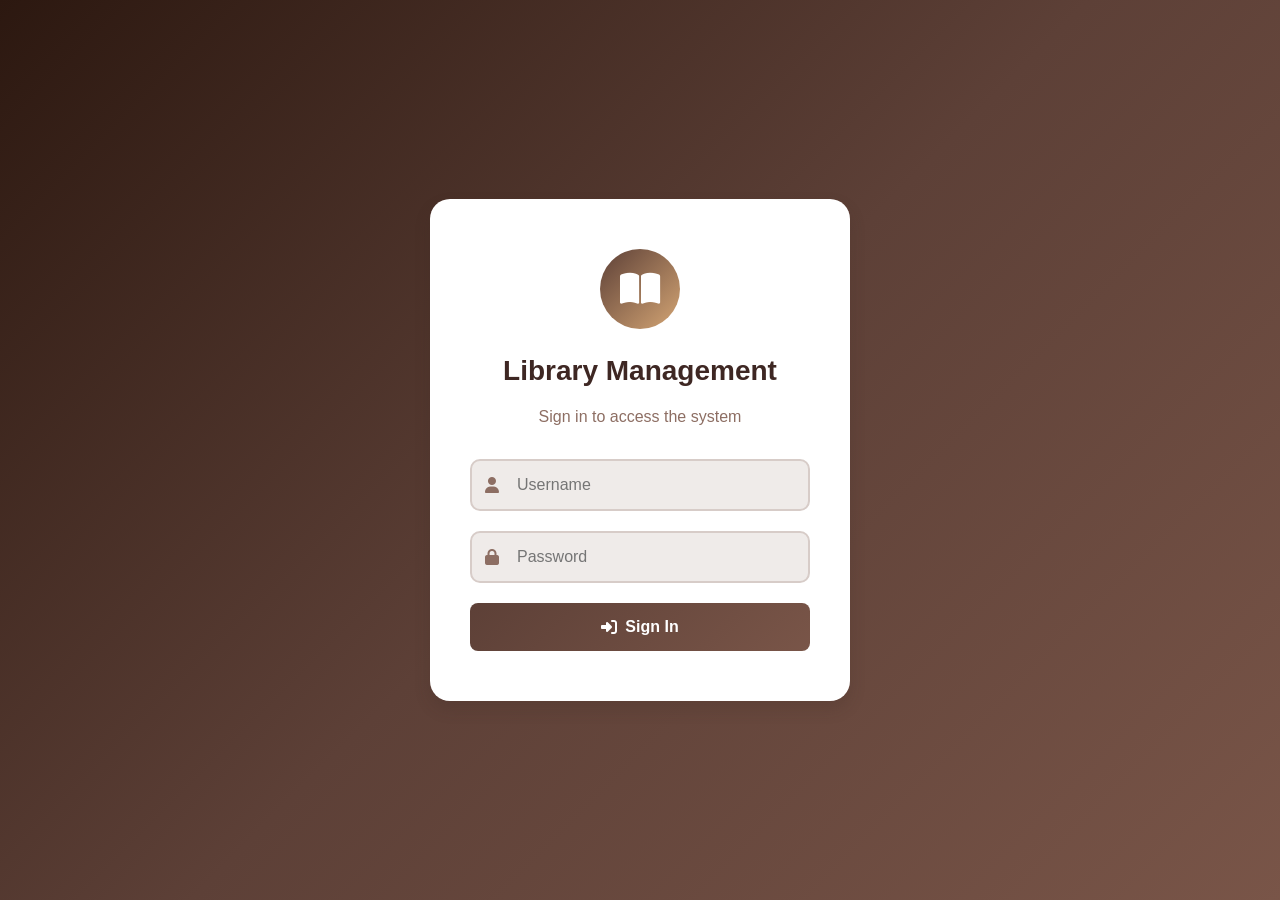
<file: Library-database-secure/public/borrowing.html>
<!DOCTYPE html>
<html lang="en">
<head>
    <meta charset="UTF-8">
    <meta name="viewport" content="width=device-width, initial-scale=1.0">
    <title>Borrow / Return - Library Management System</title>
    <link rel="stylesheet" href="css/styles.css">
    <link rel="stylesheet" href="https://cdnjs.cloudflare.com/ajax/libs/font-awesome/6.4.0/css/all.min.css">
</head>
<body>
    <div class="page-container">
        <!-- Sidebar -->
        <aside class="sidebar" id="sidebar">
            <div class="sidebar-header">
                <div class="logo">
                    <i class="fas fa-book-open"></i>
                </div>
                <div>
                    <h2>Library System</h2>
                    <span>Management Portal</span>
                </div>
            </div>
            
            <nav>
                <ul class="nav-menu">
                    <li class="nav-item">
                        <a href="dashboard.html" class="nav-link">
                            <i class="fas fa-th-large"></i>
                            <span>Dashboard</span>
                        </a>
                    </li>
                    <li class="nav-item">
                        <a href="books.html" class="nav-link">
                            <i class="fas fa-book"></i>
                            <span>Manage Books</span>
                        </a>
                    </li>
                    <li class="nav-item">
                        <a href="members.html" class="nav-link">
                            <i class="fas fa-users"></i>
                            <span>Manage Members</span>
                        </a>
                    </li>
                    <li class="nav-item">
                        <a href="authors.html" class="nav-link">
                            <i class="fas fa-pen-fancy"></i>
                            <span>Manage Authors</span>
                        </a>
                    </li>
                    <li class="nav-item">
                        <a href="publishers.html" class="nav-link">
                            <i class="fas fa-building"></i>
                            <span>Manage Publishers</span>
                        </a>
                    </li>
                    
                    <div class="nav-divider"></div>
                    
                    <li class="nav-item">
                        <a href="borrowing.html" class="nav-link active">
                            <i class="fas fa-exchange-alt"></i>
                            <span>Borrow / Return</span>
                        </a>
                    </li>
                    <li class="nav-item">
                        <a href="availability.html" class="nav-link">
                            <i class="fas fa-check-circle"></i>
                            <span>Check Availability</span>
                        </a>
                    </li>
                    <li class="nav-item">
                        <a href="fines.html" class="nav-link">
                            <i class="fas fa-dollar-sign"></i>
                            <span>Manage Fines</span>
                        </a>
                    </li>
                    <li class="nav-item">
                        <a href="reports.html" class="nav-link">
                            <i class="fas fa-chart-bar"></i>
                            <span>Reports</span>
                        </a>
                    </li>
                    
                    <div class="nav-divider"></div>
                    
                    <li class="nav-item">
                        <a href="users.html" class="nav-link">
                            <i class="fas fa-user-cog"></i>
                            <span>Manage Users</span>
                        </a>
                    </li>
                    <li class="nav-item">
                        <a href="#" class="nav-link" onclick="logout()">
                            <i class="fas fa-sign-out-alt"></i>
                            <span>Logout</span>
                        </a>
                    </li>
                </ul>
            </nav>
        </aside>

        <!-- Main Content -->
        <main class="content-wrapper">
            <div class="page-header">
                <h1>
                    <i class="fas fa-exchange-alt"></i>
                    Borrow / Return Books
                </h1>
            </div>

            <!-- Borrow Form Card -->
            <div class="form-card">
                <h2>
                    <i class="fas fa-hand-holding"></i>
                    Borrow a Book
                </h2>
                
                <form id="borrowForm">
                    <div class="form-grid">
                        <div class="form-group">
                            <label for="txtBorrowID">Borrow ID</label>
                            <input type="text" id="txtBorrowID" placeholder="e.g., BR001" required>
                        </div>
                        <div class="form-group">
                            <label for="txtBookTitle">Book Title</label>
                            <input type="text" id="txtBookTitle" placeholder="Enter book title" required>
                        </div>
                        <div class="form-group">
                            <label for="txtMemberID">Member ID</label>
                            <input type="text" id="txtMemberID" placeholder="e.g., M001" required>
                        </div>
                        <div class="form-group">
                            <label for="txtCopyID">Copy ID</label>
                            <input type="text" id="txtCopyID" placeholder="e.g., C001" required>
                        </div>
                        <div class="form-group">
                            <label for="borrowDate">Borrow Date</label>
                            <input type="date" id="borrowDate" required>
                        </div>
                        <div class="form-group">
                            <label for="dueDate">Due Date</label>
                            <input type="date" id="dueDate" required>
                        </div>
                    </div>
                    
                    <div class="button-group">
                        <button type="button" class="btn btn-success" onclick="borrowBook()">
                            <i class="fas fa-book-reader"></i> Borrow Book
                        </button>
                    </div>
                </form>
            </div>

            <!-- Return Form Card -->
            <div class="form-card">
                <h2>
                    <i class="fas fa-undo"></i>
                    Return a Book
                </h2>
                
                <form id="returnForm">
                    <div class="form-grid">
                        <div class="form-group">
                            <label for="returnBorrowID">Borrow ID</label>
                            <input type="text" id="returnBorrowID" placeholder="e.g., BR001" required>
                        </div>
                        <div class="form-group">
                            <label for="returnDate">Return Date</label>
                            <input type="date" id="returnDate" required>
                        </div>
                    </div>
                    
                    <div class="button-group">
                        <button type="button" class="btn btn-primary" onclick="returnBook()">
                            <i class="fas fa-undo"></i> Return Book
                        </button>
                    </div>
                </form>
            </div>

            <!-- Data Table -->
            <div class="table-card">
                <div class="table-header">
                    <h2>
                        <i class="fas fa-list"></i>
                        Borrowing Records
                    </h2>
                    <div class="search-box">
                        <input type="text" id="searchInput" placeholder="Search by book title...">
                        <button class="btn btn-info" onclick="searchBorrowing()">
                            <i class="fas fa-search"></i> Search
                        </button>
                        <button class="btn btn-secondary" onclick="loadBorrowing()">
                            <i class="fas fa-sync"></i> Refresh
                        </button>
                    </div>
                </div>
                <div class="table-wrapper">
                    <table class="data-table" id="borrowingTable">
                        <thead>
                            <tr>
                                <th>BorrowID</th>
                                <th>MemberID</th>
                                <th>CopyID</th>
                                <th>Title</th>
                                <th>ShelfLocation</th>
                                <th>BorrowDate</th>
                                <th>DueDate</th>
                                <th>ReturnDate</th>
                                <th>Status</th>
                            </tr>
                        </thead>
                        <tbody id="borrowingTableBody">
                            <!-- Data will be loaded here -->
                        </tbody>
                    </table>
                </div>
            </div>
        </main>
    </div>

    <div class="toast-container" id="toastContainer"></div>

    <script src="js/api.js"></script>
    <script>
        // Check authentication
        if (!sessionStorage.getItem('userRole')) {
            window.location.href = 'index.html';
        }

        // Set default dates
        document.addEventListener('DOMContentLoaded', function() {
            const today = new Date().toISOString().split('T')[0];
            document.getElementById('borrowDate').value = today;
            document.getElementById('returnDate').value = today;
            
            // Default due date is 14 days from today
            const dueDate = new Date();
            dueDate.setDate(dueDate.getDate() + 14);
            document.getElementById('dueDate').value = dueDate.toISOString().split('T')[0];
            
            loadBorrowing();
        });

        async function loadBorrowing() {
            try {
                const data = await API.getBorrowing();
                renderTable(data);
            } catch (error) {
                showToast('Error loading borrowing records: ' + error.message, 'error');
            }
        }

        function renderTable(records) {
            const tbody = document.getElementById('borrowingTableBody');
            
            if (records.length === 0) {
                tbody.innerHTML = `
                    <tr>
                        <td colspan="9" style="text-align: center; padding: 40px;">
                            <i class="fas fa-exchange-alt" style="font-size: 48px; color: #BCAAA4;"></i>
                            <p style="margin-top: 15px; color: #8D6E63;">No borrowing records found</p>
                        </td>
                    </tr>
                `;
                return;
            }
            
            tbody.innerHTML = records.map(record => {
                const isReturned = record.ReturnDate !== null;
                const isOverdue = !isReturned && new Date(record.DueDate) < new Date();
                
                let statusBadge = '';
                if (isReturned) {
                    statusBadge = '<span class="badge badge-success">Returned</span>';
                } else if (isOverdue) {
                    statusBadge = '<span class="badge badge-danger">Overdue</span>';
                } else {
                    statusBadge = '<span class="badge badge-warning">Borrowed</span>';
                }
                
                return `
                    <tr class="clickable" onclick="selectRecord(${JSON.stringify(record).replace(/"/g, '&quot;')})">
                        <td>${record.BorrowID || ''}</td>
                        <td>${record.MemberID || ''}</td>
                        <td>${record.CopyID || ''}</td>
                        <td>${record.Title || ''}</td>
                        <td>${record.ShelfLocation || ''}</td>
                        <td>${record.BorrowDate ? formatDate(record.BorrowDate) : ''}</td>
                        <td>${record.DueDate ? formatDate(record.DueDate) : ''}</td>
                        <td>${record.ReturnDate ? formatDate(record.ReturnDate) : '-'}</td>
                        <td>${statusBadge}</td>
                    </tr>
                `;
            }).join('');
        }

        function formatDate(dateString) {
            if (!dateString) return '';
            const date = new Date(dateString);
            return date.toLocaleDateString('en-US');
        }

        function selectRecord(record) {
            document.getElementById('returnBorrowID').value = record.BorrowID || '';
        }

        async function borrowBook() {
            const borrowId = document.getElementById('txtBorrowID').value.trim();
            const bookTitle = document.getElementById('txtBookTitle').value.trim();
            const memberId = document.getElementById('txtMemberID').value.trim();
            const copyId = document.getElementById('txtCopyID').value.trim();
            
            if (!borrowId || !bookTitle || !memberId || !copyId) {
                showToast('All fields are required.', 'error');
                return;
            }
            
            const borrowData = {
                BorrowID: borrowId,
                Title: bookTitle,
                MemberID: memberId,
                CopyID: copyId,
                BorrowDate: document.getElementById('borrowDate').value,
                DueDate: document.getElementById('dueDate').value
            };
            
            try {
                const result = await API.borrowBook(borrowData);
                showToast(result.message, result.success ? 'success' : 'error');
                if (result.success) {
                    document.getElementById('borrowForm').reset();
                    // Reset dates
                    const today = new Date().toISOString().split('T')[0];
                    document.getElementById('borrowDate').value = today;
                    const dueDate = new Date();
                    dueDate.setDate(dueDate.getDate() + 14);
                    document.getElementById('dueDate').value = dueDate.toISOString().split('T')[0];
                    loadBorrowing();
                }
            } catch (error) {
                showToast('Error borrowing book: ' + error.message, 'error');
            }
        }

        async function returnBook() {
            const borrowId = document.getElementById('returnBorrowID').value.trim();
            const returnDate = document.getElementById('returnDate').value;
            
            if (!borrowId) {
                showToast('Please enter a valid Borrow ID.', 'error');
                return;
            }
            
            try {
                const result = await API.returnBook(borrowId, { ReturnDate: returnDate });
                showToast(result.message, result.success ? 'success' : 'error');
                if (result.success) {
                    document.getElementById('returnForm').reset();
                    document.getElementById('returnDate').value = new Date().toISOString().split('T')[0];
                    loadBorrowing();
                }
            } catch (error) {
                showToast('Error returning book: ' + error.message, 'error');
            }
        }

        async function searchBorrowing() {
            const searchTerm = document.getElementById('searchInput').value.trim();
            
            if (!searchTerm) {
                loadBorrowing();
                return;
            }
            
            try {
                const data = await API.searchBorrowing(searchTerm);
                renderTable(data);
                if (data.length === 0) {
                    showToast('No records found.', 'info');
                }
            } catch (error) {
                showToast('Error searching records: ' + error.message, 'error');
            }
        }

        function logout() {
            sessionStorage.clear();
            window.location.href = 'index.html';
        }

        // Search on Enter key
        document.getElementById('searchInput').addEventListener('keypress', function(e) {
            if (e.key === 'Enter') searchBorrowing();
        });
    </script>
</body>
</html>
</file>
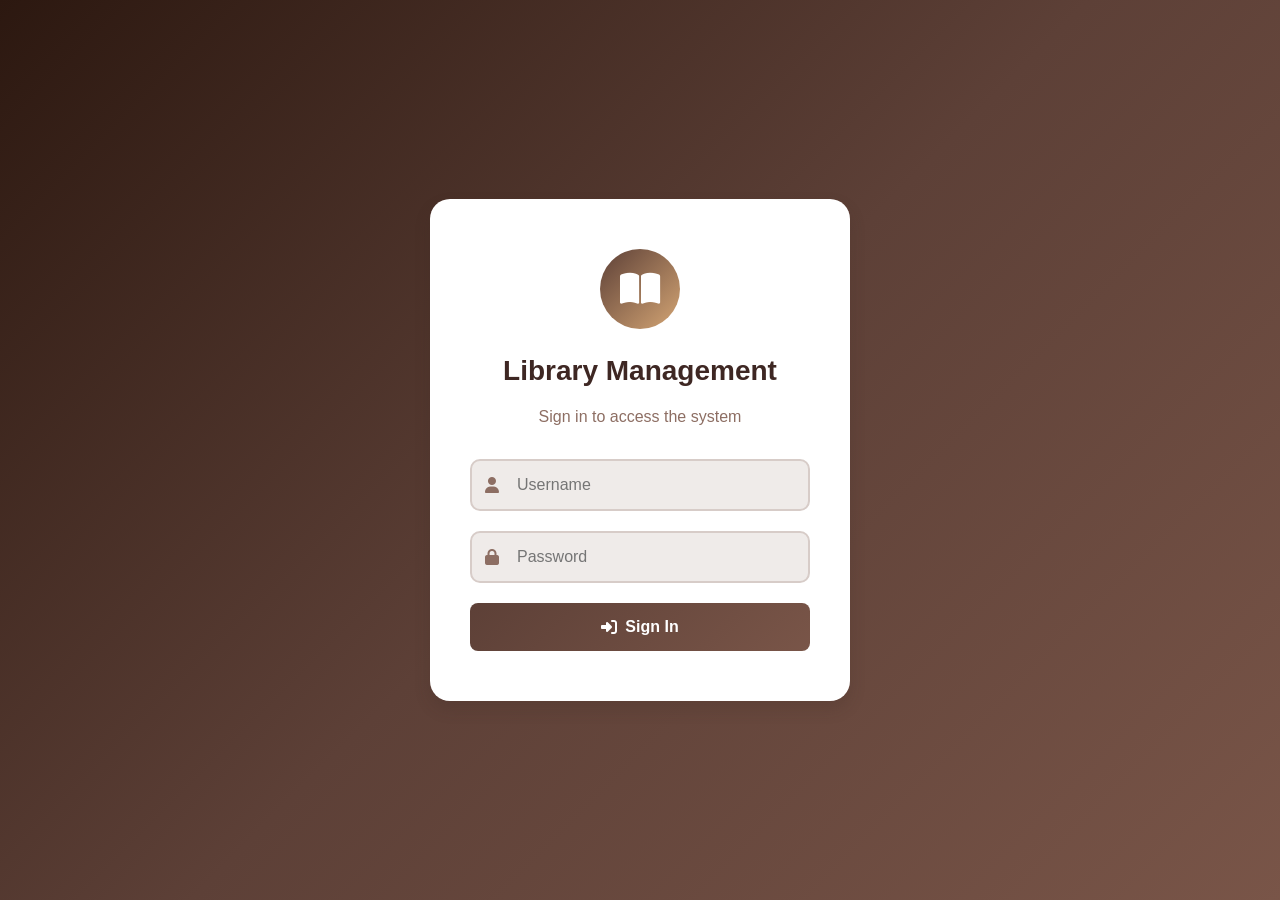
<file: Library-database-secure/public/dashboard.html>
<!DOCTYPE html>
<html lang="en">
<head>
    <meta charset="UTF-8">
    <meta name="viewport" content="width=device-width, initial-scale=1.0">
    <title>Dashboard - Library Management System</title>
    <link rel="stylesheet" href="css/styles.css">
    <link rel="stylesheet" href="https://cdnjs.cloudflare.com/ajax/libs/font-awesome/6.4.0/css/all.min.css">
</head>
<body>
    <div class="dashboard-container">
        <!-- Sidebar -->
        <aside class="sidebar" id="sidebar">
            <div class="sidebar-header">
                <div class="logo">
                    <i class="fas fa-book-open"></i>
                </div>
                <div>
                    <h2>Library System</h2>
                    <span>Management Portal</span>
                </div>
            </div>
            
            <nav>
                <ul class="nav-menu">
                    <li class="nav-item">
                        <a href="dashboard.html" class="nav-link active">
                            <i class="fas fa-th-large"></i>
                            <span>Dashboard</span>
                        </a>
                    </li>
                    <li class="nav-item">
                        <a href="books.html" class="nav-link" id="navBooks">
                            <i class="fas fa-book"></i>
                            <span>Manage Books</span>
                        </a>
                    </li>
                    <li class="nav-item">
                        <a href="members.html" class="nav-link" id="navMembers">
                            <i class="fas fa-users"></i>
                            <span>Manage Members</span>
                        </a>
                    </li>
                    <li class="nav-item">
                        <a href="authors.html" class="nav-link" id="navAuthors">
                            <i class="fas fa-pen-fancy"></i>
                            <span>Manage Authors</span>
                        </a>
                    </li>
                    <li class="nav-item">
                        <a href="publishers.html" class="nav-link" id="navPublishers">
                            <i class="fas fa-building"></i>
                            <span>Manage Publishers</span>
                        </a>
                    </li>
                    
                    <div class="nav-divider"></div>
                    
                    <li class="nav-item">
                        <a href="borrowing.html" class="nav-link" id="navBorrow">
                            <i class="fas fa-exchange-alt"></i>
                            <span>Borrow / Return</span>
                        </a>
                    </li>
                    <li class="nav-item">
                        <a href="availability.html" class="nav-link" id="navAvailable">
                            <i class="fas fa-check-circle"></i>
                            <span>Check Availability</span>
                        </a>
                    </li>
                    <li class="nav-item">
                        <a href="fines.html" class="nav-link" id="navFines">
                            <i class="fas fa-dollar-sign"></i>
                            <span>Manage Fines</span>
                        </a>
                    </li>
                    <li class="nav-item">
                        <a href="reports.html" class="nav-link" id="navReports">
                            <i class="fas fa-chart-bar"></i>
                            <span>Reports</span>
                        </a>
                    </li>
                    
                    <div class="nav-divider"></div>
                    
                    <li class="nav-item">
                        <a href="users.html" class="nav-link" id="navUsers">
                            <i class="fas fa-user-cog"></i>
                            <span>Manage Users</span>
                        </a>
                    </li>
                    <li class="nav-item">
                        <a href="backup.html" class="nav-link" id="navBackup">
                            <i class="fas fa-database"></i>
                            <span>Backup / Restore</span>
                        </a>
                    </li>
                    <li class="nav-item">
                        <a href="#" class="nav-link" onclick="logout()">
                            <i class="fas fa-sign-out-alt"></i>
                            <span>Logout</span>
                        </a>
                    </li>
                </ul>
            </nav>
        </aside>

        <!-- Main Content -->
        <main class="main-content">
            <header class="header">
                <h1>
                    <i class="fas fa-th-large"></i>
                    Dashboard
                </h1>
                <div class="user-info">
                    <span id="welcomeText">Welcome, User</span>
                    <div class="avatar" id="userAvatar">U</div>
                </div>
            </header>

            <!-- Dashboard Cards Grid -->
            <div class="dashboard-grid">
                <a href="books.html" class="dashboard-card" id="cardBooks">
                    <div class="card-icon books">
                        <i class="fas fa-book"></i>
                    </div>
                    <div class="card-content">
                        <h3>Manage Books</h3>
                        <p>Add, edit, delete and search books</p>
                    </div>
                </a>

                <a href="members.html" class="dashboard-card" id="cardMembers">
                    <div class="card-icon members">
                        <i class="fas fa-users"></i>
                    </div>
                    <div class="card-content">
                        <h3>Manage Members</h3>
                        <p>Handle library member records</p>
                    </div>
                </a>

                <a href="authors.html" class="dashboard-card" id="cardAuthors">
                    <div class="card-icon authors">
                        <i class="fas fa-pen-fancy"></i>
                    </div>
                    <div class="card-content">
                        <h3>Manage Authors</h3>
                        <p>Maintain author information</p>
                    </div>
                </a>

                <a href="publishers.html" class="dashboard-card" id="cardPublishers">
                    <div class="card-icon publishers">
                        <i class="fas fa-building"></i>
                    </div>
                    <div class="card-content">
                        <h3>Manage Publishers</h3>
                        <p>Publisher records management</p>
                    </div>
                </a>

                <a href="borrowing.html" class="dashboard-card" id="cardBorrow">
                    <div class="card-icon borrow">
                        <i class="fas fa-exchange-alt"></i>
                    </div>
                    <div class="card-content">
                        <h3>Borrow / Return</h3>
                        <p>Process book transactions</p>
                    </div>
                </a>

                <a href="availability.html" class="dashboard-card" id="cardAvailable">
                    <div class="card-icon available">
                        <i class="fas fa-check-circle"></i>
                    </div>
                    <div class="card-content">
                        <h3>Check Availability</h3>
                        <p>Search available books</p>
                    </div>
                </a>

                <a href="fines.html" class="dashboard-card" id="cardFines">
                    <div class="card-icon fines">
                        <i class="fas fa-dollar-sign"></i>
                    </div>
                    <div class="card-content">
                        <h3>Manage Fines</h3>
                        <p>Track and manage fine payments</p>
                    </div>
                </a>

                <a href="reports.html" class="dashboard-card" id="cardReports">
                    <div class="card-icon reports">
                        <i class="fas fa-chart-bar"></i>
                    </div>
                    <div class="card-content">
                        <h3>Reports</h3>
                        <p>View library statistics</p>
                    </div>
                </a>

                <a href="users.html" class="dashboard-card" id="cardUsers">
                    <div class="card-icon users">
                        <i class="fas fa-user-cog"></i>
                    </div>
                    <div class="card-content">
                        <h3>Manage Users</h3>
                        <p>System user administration</p>
                    </div>
                </a>

                <a href="backup.html" class="dashboard-card" id="cardBackup">
                    <div class="card-icon backup">
                        <i class="fas fa-database"></i>
                    </div>
                    <div class="card-content">
                        <h3>Backup / Restore</h3>
                        <p>Database backup and recovery</p>
                    </div>
                </a>
            </div>
        </main>
    </div>

    <div class="toast-container" id="toastContainer"></div>

    <script src="js/api.js"></script>
    <script>
        // Check authentication
        const role = sessionStorage.getItem('userRole');
        const username = sessionStorage.getItem('username');
        
        if (!role) {
            window.location.href = 'index.html';
        }
        
        // Set welcome message
        document.getElementById('welcomeText').textContent = `Welcome, ${username || 'User'}`;
        document.getElementById('userAvatar').textContent = username ? username.charAt(0).toUpperCase() : 'U';
        
        // Apply role-based permissions
        function applyPermissions() {
            if (role === 'Librarian') {
                // Librarian permissions
                document.getElementById('cardPublishers').classList.add('disabled');
                document.getElementById('cardUsers').classList.add('disabled');
                document.getElementById('cardBackup').classList.add('disabled');
                document.getElementById('navPublishers').parentElement.style.display = 'none';
                document.getElementById('navUsers').parentElement.style.display = 'none';
                document.getElementById('navBackup').parentElement.style.display = 'none';
            } else if (role === 'Admin') {
                // Admin has full access
            }
        }
        
        applyPermissions();
        
        function logout() {
            sessionStorage.clear();
            window.location.href = 'index.html';
        }
    </script>
</body>
</html>
</file>
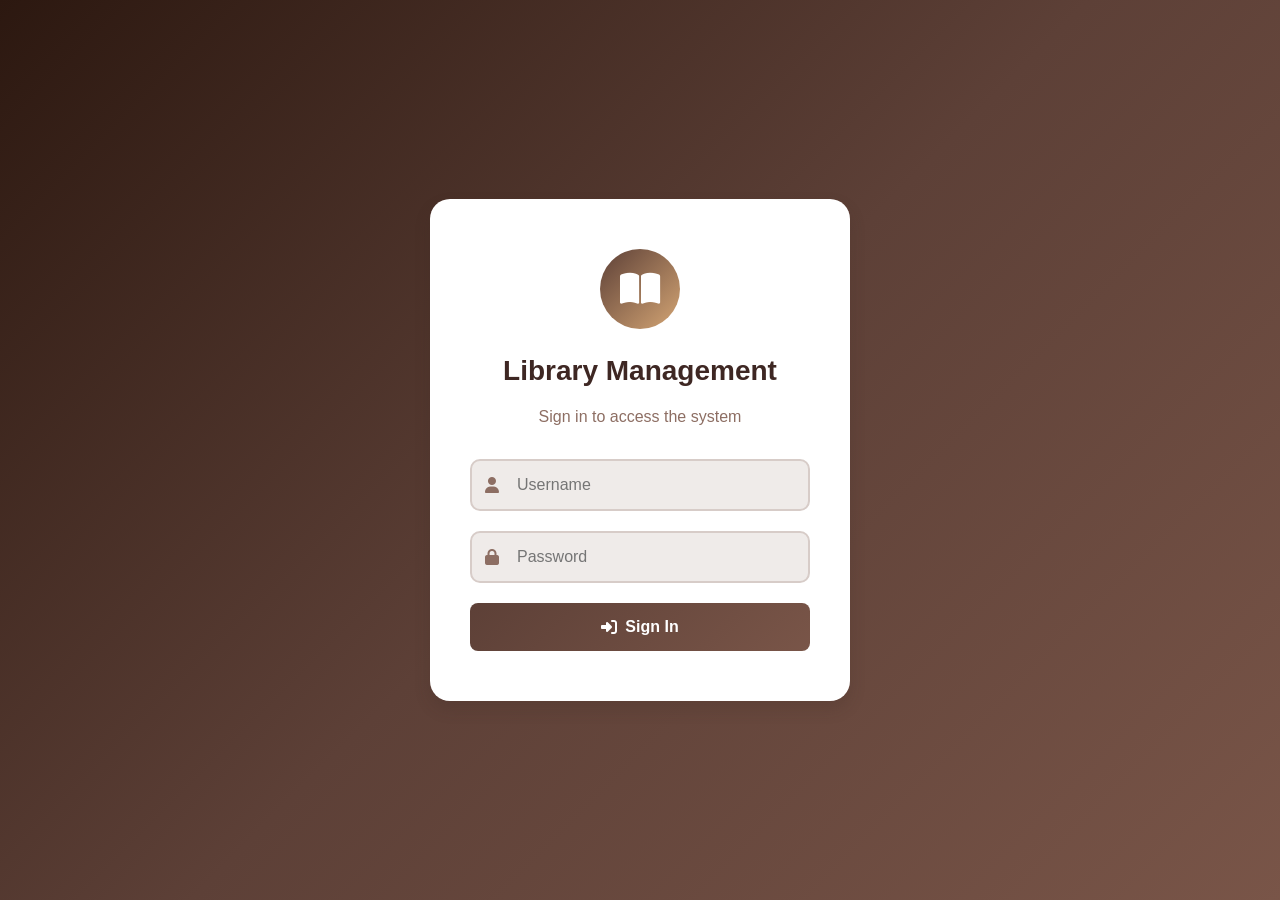
<file: Library-database-secure/public/fines.html>
<!DOCTYPE html>
<html lang="en">
<head>
    <meta charset="UTF-8">
    <meta name="viewport" content="width=device-width, initial-scale=1.0">
    <title>Manage Fines - Library Management System</title>
    <link rel="stylesheet" href="css/styles.css">
    <link rel="stylesheet" href="https://cdnjs.cloudflare.com/ajax/libs/font-awesome/6.4.0/css/all.min.css">
</head>
<body>
    <div class="page-container">
        <!-- Sidebar -->
        <aside class="sidebar" id="sidebar">
            <div class="sidebar-header">
                <div class="logo">
                    <i class="fas fa-book-open"></i>
                </div>
                <div>
                    <h2>Library System</h2>
                    <span>Management Portal</span>
                </div>
            </div>
            
            <nav>
                <ul class="nav-menu">
                    <li class="nav-item">
                        <a href="dashboard.html" class="nav-link">
                            <i class="fas fa-th-large"></i>
                            <span>Dashboard</span>
                        </a>
                    </li>
                    <li class="nav-item">
                        <a href="books.html" class="nav-link">
                            <i class="fas fa-book"></i>
                            <span>Manage Books</span>
                        </a>
                    </li>
                    <li class="nav-item">
                        <a href="members.html" class="nav-link">
                            <i class="fas fa-users"></i>
                            <span>Manage Members</span>
                        </a>
                    </li>
                    <li class="nav-item">
                        <a href="authors.html" class="nav-link">
                            <i class="fas fa-pen-fancy"></i>
                            <span>Manage Authors</span>
                        </a>
                    </li>
                    <li class="nav-item">
                        <a href="publishers.html" class="nav-link">
                            <i class="fas fa-building"></i>
                            <span>Manage Publishers</span>
                        </a>
                    </li>
                    
                    <div class="nav-divider"></div>
                    
                    <li class="nav-item">
                        <a href="borrowing.html" class="nav-link">
                            <i class="fas fa-exchange-alt"></i>
                            <span>Borrow / Return</span>
                        </a>
                    </li>
                    <li class="nav-item">
                        <a href="availability.html" class="nav-link">
                            <i class="fas fa-check-circle"></i>
                            <span>Check Availability</span>
                        </a>
                    </li>
                    <li class="nav-item">
                        <a href="fines.html" class="nav-link active">
                            <i class="fas fa-dollar-sign"></i>
                            <span>Manage Fines</span>
                        </a>
                    </li>
                    <li class="nav-item">
                        <a href="reports.html" class="nav-link">
                            <i class="fas fa-chart-bar"></i>
                            <span>Reports</span>
                        </a>
                    </li>
                    
                    <div class="nav-divider"></div>
                    
                    <li class="nav-item">
                        <a href="users.html" class="nav-link">
                            <i class="fas fa-user-cog"></i>
                            <span>Manage Users</span>
                        </a>
                    </li>
                    <li class="nav-item">
                        <a href="#" class="nav-link" onclick="logout()">
                            <i class="fas fa-sign-out-alt"></i>
                            <span>Logout</span>
                        </a>
                    </li>
                </ul>
            </nav>
        </aside>

        <!-- Main Content -->
        <main class="content-wrapper">
            <div class="page-header">
                <h1>
                    <i class="fas fa-dollar-sign"></i>
                    Manage Fines
                </h1>
            </div>

            <!-- Form Card -->
            <div class="form-card">
                <h2>
                    <i class="fas fa-plus-circle"></i>
                    Fine Information
                </h2>
                
                <form id="fineForm">
                    <div class="form-grid">
                        <div class="form-group">
                            <label for="txtFineID">Fine ID</label>
                            <input type="text" id="txtFineID" placeholder="e.g., F001" required>
                        </div>
                        <div class="form-group">
                            <label for="txtBorrowID">Borrow ID</label>
                            <input type="text" id="txtBorrowID" placeholder="e.g., BR001" required>
                        </div>
                        <div class="form-group">
                            <label for="txtFineAmount">Fine Amount ($)</label>
                            <input type="number" step="0.01" id="txtFineAmount" placeholder="e.g., 5.00" required>
                        </div>
                        <div class="form-group">
                            <label for="chkPaid">
                                <input type="checkbox" id="chkPaid"> Paid
                            </label>
                        </div>
                        <div class="form-group">
                            <label for="dtpPaidDate">Paid Date</label>
                            <input type="date" id="dtpPaidDate">
                        </div>
                    </div>
                    
                    <div class="button-group">
                        <button type="button" class="btn btn-success" onclick="addFine()">
                            <i class="fas fa-plus"></i> Add
                        </button>
                        <button type="button" class="btn btn-primary" onclick="updateFine()">
                            <i class="fas fa-edit"></i> Update
                        </button>
                        <button type="button" class="btn btn-danger" onclick="deleteFine()">
                            <i class="fas fa-trash"></i> Delete
                        </button>
                        <button type="button" class="btn btn-secondary" onclick="clearForm()">
                            <i class="fas fa-eraser"></i> Clear
                        </button>
                    </div>
                </form>
            </div>

            <!-- Data Table -->
            <div class="table-card">
                <div class="table-header">
                    <h2>
                        <i class="fas fa-list"></i>
                        Fines List
                    </h2>
                    <div class="search-box">
                        <input type="text" id="searchInput" placeholder="Search by Borrow ID...">
                        <button class="btn btn-info" onclick="searchFines()">
                            <i class="fas fa-search"></i> Search
                        </button>
                        <button class="btn btn-secondary" onclick="loadFines()">
                            <i class="fas fa-sync"></i> Refresh
                        </button>
                    </div>
                </div>
                <div class="table-wrapper">
                    <table class="data-table" id="finesTable">
                        <thead>
                            <tr>
                                <th>FineID</th>
                                <th>BorrowID</th>
                                <th>FineAmount</th>
                                <th>Paid</th>
                                <th>PaidDate</th>
                            </tr>
                        </thead>
                        <tbody id="finesTableBody">
                            <!-- Data will be loaded here -->
                        </tbody>
                    </table>
                </div>
            </div>
        </main>
    </div>

    <div class="toast-container" id="toastContainer"></div>

    <script src="js/api.js"></script>
    <script>
        // Check authentication
        if (!sessionStorage.getItem('userRole')) {
            window.location.href = 'index.html';
        }

        // Load fines on page load
        document.addEventListener('DOMContentLoaded', loadFines);

        async function loadFines() {
            try {
                const data = await API.getFines();
                renderTable(data);
            } catch (error) {
                showToast('Error loading fines: ' + error.message, 'error');
            }
        }

        function renderTable(fines) {
            const tbody = document.getElementById('finesTableBody');
            
            if (fines.length === 0) {
                tbody.innerHTML = `
                    <tr>
                        <td colspan="5" style="text-align: center; padding: 40px;">
                            <i class="fas fa-dollar-sign" style="font-size: 48px; color: #BCAAA4;"></i>
                            <p style="margin-top: 15px; color: #8D6E63;">No fines found</p>
                        </td>
                    </tr>
                `;
                return;
            }
            
            tbody.innerHTML = fines.map(fine => `
                <tr class="clickable" onclick="selectFine(${JSON.stringify(fine).replace(/"/g, '&quot;')})">
                    <td>${fine.FineID || ''}</td>
                    <td>${fine.BorrowID || ''}</td>
                    <td>$${fine.FineAmount ? fine.FineAmount.toFixed(2) : '0.00'}</td>
                    <td>
                        <span class="badge ${fine.Paid ? 'badge-success' : 'badge-danger'}">
                            ${fine.Paid ? 'Yes' : 'No'}
                        </span>
                    </td>
                    <td>${fine.PaidDate ? formatDate(fine.PaidDate) : '-'}</td>
                </tr>
            `).join('');
        }

        function formatDate(dateString) {
            if (!dateString) return '';
            const date = new Date(dateString);
            return date.toLocaleDateString('en-US');
        }

        function selectFine(fine) {
            document.getElementById('txtFineID').value = fine.FineID || '';
            document.getElementById('txtBorrowID').value = fine.BorrowID || '';
            document.getElementById('txtFineAmount').value = fine.FineAmount || '';
            document.getElementById('chkPaid').checked = fine.Paid || false;
            if (fine.PaidDate) {
                document.getElementById('dtpPaidDate').value = new Date(fine.PaidDate).toISOString().split('T')[0];
            } else {
                document.getElementById('dtpPaidDate').value = '';
            }
        }

        async function addFine() {
            const fineId = document.getElementById('txtFineID').value.trim();
            const borrowId = document.getElementById('txtBorrowID').value.trim();
            const fineAmount = document.getElementById('txtFineAmount').value;
            
            if (!fineId || !borrowId || !fineAmount) {
                showToast('Fine ID, Borrow ID, and Fine Amount are required.', 'error');
                return;
            }
            
            const fineData = {
                FineID: fineId,
                BorrowID: borrowId,
                FineAmount: parseFloat(fineAmount),
                Paid: document.getElementById('chkPaid').checked,
                PaidDate: document.getElementById('dtpPaidDate').value || null
            };
            
            try {
                const result = await API.addFine(fineData);
                showToast(result.message, result.success ? 'success' : 'error');
                if (result.success) {
                    clearForm();
                    loadFines();
                }
            } catch (error) {
                showToast('Error adding fine: ' + error.message, 'error');
            }
        }

        async function updateFine() {
            const fineId = document.getElementById('txtFineID').value.trim();
            
            if (!fineId) {
                showToast('Fine ID is required to update.', 'error');
                return;
            }
            
            const fineData = {
                BorrowID: document.getElementById('txtBorrowID').value.trim(),
                FineAmount: parseFloat(document.getElementById('txtFineAmount').value) || 0,
                Paid: document.getElementById('chkPaid').checked,
                PaidDate: document.getElementById('dtpPaidDate').value || null
            };
            
            try {
                const result = await API.updateFine(fineId, fineData);
                showToast(result.message, result.success ? 'success' : 'error');
                loadFines();
            } catch (error) {
                showToast('Error updating fine: ' + error.message, 'error');
            }
        }

        async function deleteFine() {
            const fineId = document.getElementById('txtFineID').value.trim();
            
            if (!fineId) {
                showToast('Fine ID is required to delete.', 'error');
                return;
            }
            
            if (!confirm('Are you sure you want to delete this fine?')) return;
            
            try {
                const result = await API.deleteFine(fineId);
                showToast(result.message, result.success ? 'success' : 'error');
                if (result.success) {
                    clearForm();
                    loadFines();
                }
            } catch (error) {
                showToast('Error deleting fine: ' + error.message, 'error');
            }
        }

        async function searchFines() {
            const searchTerm = document.getElementById('searchInput').value.trim();
            
            if (!searchTerm) {
                loadFines();
                return;
            }
            
            try {
                const data = await API.searchFines(searchTerm);
                renderTable(data);
                if (data.length === 0) {
                    showToast('No fines found.', 'info');
                }
            } catch (error) {
                showToast('Error searching fines: ' + error.message, 'error');
            }
        }

        function clearForm() {
            document.getElementById('fineForm').reset();
        }

        function logout() {
            sessionStorage.clear();
            window.location.href = 'index.html';
        }

        // Search on Enter key
        document.getElementById('searchInput').addEventListener('keypress', function(e) {
            if (e.key === 'Enter') searchFines();
        });
    </script>
</body>
</html>
</file>
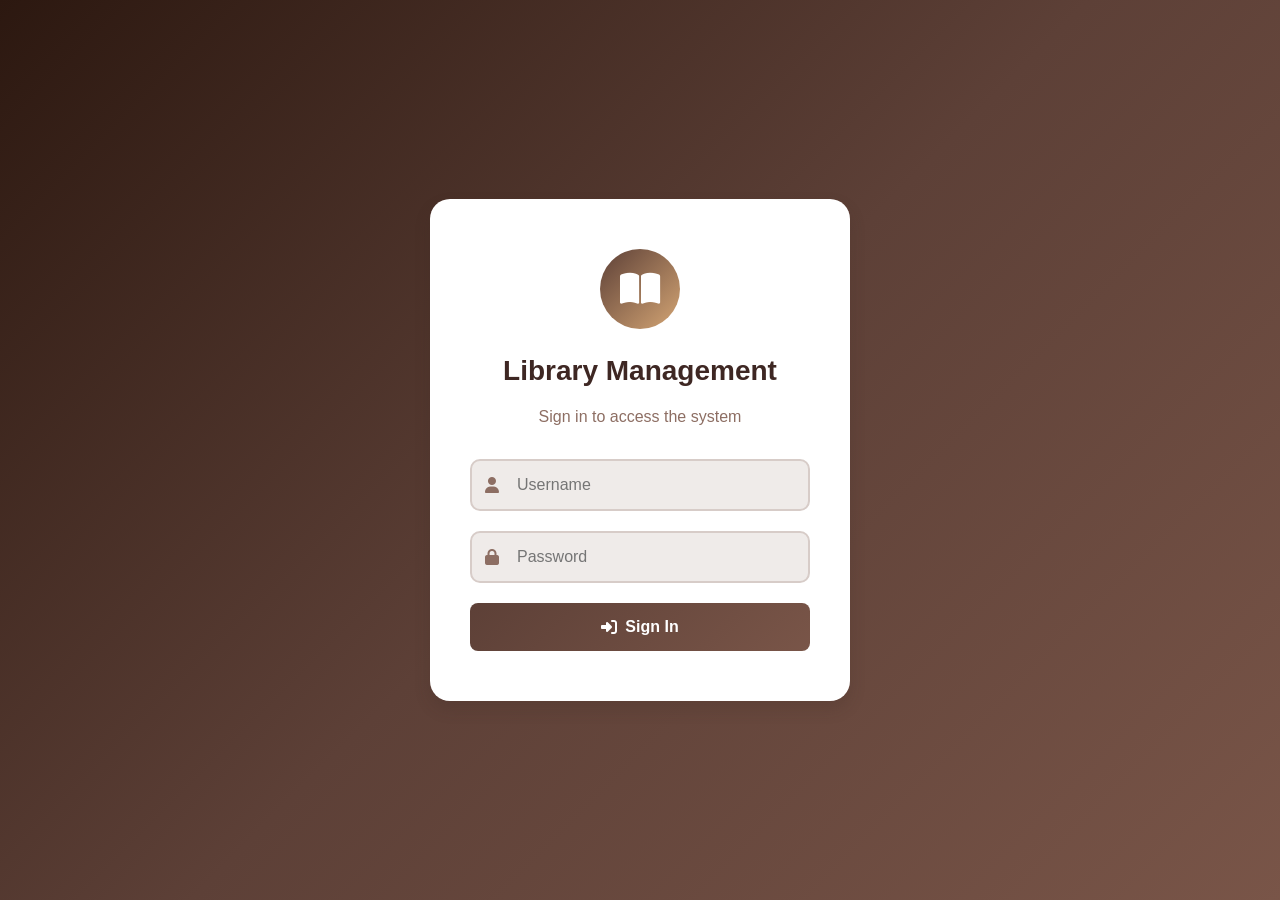
<file: Library-database-secure/public/members.html>
<!DOCTYPE html>
<html lang="en">
<head>
    <meta charset="UTF-8">
    <meta name="viewport" content="width=device-width, initial-scale=1.0">
    <title>Manage Members - Library Management System</title>
    <link rel="stylesheet" href="css/styles.css">
    <link rel="stylesheet" href="https://cdnjs.cloudflare.com/ajax/libs/font-awesome/6.4.0/css/all.min.css">
</head>
<body>
    <div class="page-container">
        <!-- Sidebar -->
        <aside class="sidebar" id="sidebar">
            <div class="sidebar-header">
                <div class="logo">
                    <i class="fas fa-book-open"></i>
                </div>
                <div>
                    <h2>Library System</h2>
                    <span>Management Portal</span>
                </div>
            </div>
            
            <nav>
                <ul class="nav-menu">
                    <li class="nav-item">
                        <a href="dashboard.html" class="nav-link">
                            <i class="fas fa-th-large"></i>
                            <span>Dashboard</span>
                        </a>
                    </li>
                    <li class="nav-item">
                        <a href="books.html" class="nav-link">
                            <i class="fas fa-book"></i>
                            <span>Manage Books</span>
                        </a>
                    </li>
                    <li class="nav-item">
                        <a href="members.html" class="nav-link active">
                            <i class="fas fa-users"></i>
                            <span>Manage Members</span>
                        </a>
                    </li>
                    <li class="nav-item">
                        <a href="authors.html" class="nav-link">
                            <i class="fas fa-pen-fancy"></i>
                            <span>Manage Authors</span>
                        </a>
                    </li>
                    <li class="nav-item">
                        <a href="publishers.html" class="nav-link">
                            <i class="fas fa-building"></i>
                            <span>Manage Publishers</span>
                        </a>
                    </li>
                    
                    <div class="nav-divider"></div>
                    
                    <li class="nav-item">
                        <a href="borrowing.html" class="nav-link">
                            <i class="fas fa-exchange-alt"></i>
                            <span>Borrow / Return</span>
                        </a>
                    </li>
                    <li class="nav-item">
                        <a href="availability.html" class="nav-link">
                            <i class="fas fa-check-circle"></i>
                            <span>Check Availability</span>
                        </a>
                    </li>
                    <li class="nav-item">
                        <a href="fines.html" class="nav-link">
                            <i class="fas fa-dollar-sign"></i>
                            <span>Manage Fines</span>
                        </a>
                    </li>
                    <li class="nav-item">
                        <a href="reports.html" class="nav-link">
                            <i class="fas fa-chart-bar"></i>
                            <span>Reports</span>
                        </a>
                    </li>
                    
                    <div class="nav-divider"></div>
                    
                    <li class="nav-item">
                        <a href="users.html" class="nav-link">
                            <i class="fas fa-user-cog"></i>
                            <span>Manage Users</span>
                        </a>
                    </li>
                    <li class="nav-item">
                        <a href="#" class="nav-link" onclick="logout()">
                            <i class="fas fa-sign-out-alt"></i>
                            <span>Logout</span>
                        </a>
                    </li>
                </ul>
            </nav>
        </aside>

        <!-- Main Content -->
        <main class="content-wrapper">
            <div class="page-header">
                <h1>
                    <i class="fas fa-users"></i>
                    Manage Members
                </h1>
            </div>

            <!-- Form Card -->
            <div class="form-card">
                <h2>
                    <i class="fas fa-user-plus"></i>
                    Member Information
                </h2>
                
                <form id="memberForm">
                    <div class="form-grid">
                        <div class="form-group">
                            <label for="txtMemberID">Member ID</label>
                            <input type="text" id="txtMemberID" placeholder="e.g., M001" required>
                        </div>
                        <div class="form-group">
                            <label for="txtMemberName">Full Name</label>
                            <input type="text" id="txtMemberName" placeholder="Enter full name" required>
                        </div>
                        <div class="form-group">
                            <label for="txtMemberEmail">Email</label>
                            <input type="email" id="txtMemberEmail" placeholder="e.g., member@example.com">
                        </div>
                        <div class="form-group">
                            <label for="txtMemberPhone">Phone</label>
                            <input type="text" id="txtMemberPhone" placeholder="e.g., 1234567890">
                        </div>
                        <div class="form-group">
                            <label for="txtMemberAddress">Address</label>
                            <input type="text" id="txtMemberAddress" placeholder="Enter address">
                        </div>
                        <div class="form-group">
                            <label for="txtMembershipdate">Membership Date</label>
                            <input type="date" id="txtMembershipdate">
                        </div>
                    </div>
                    
                    <div class="button-group">
                        <button type="button" class="btn btn-success" onclick="addMember()">
                            <i class="fas fa-plus"></i> Add
                        </button>
                        <button type="button" class="btn btn-primary" onclick="updateMember()">
                            <i class="fas fa-edit"></i> Update
                        </button>
                        <button type="button" class="btn btn-danger" onclick="deleteMember()">
                            <i class="fas fa-trash"></i> Delete
                        </button>
                        <button type="button" class="btn btn-secondary" onclick="clearForm()">
                            <i class="fas fa-eraser"></i> Clear
                        </button>
                    </div>
                </form>
            </div>

            <!-- Data Table -->
            <div class="table-card">
                <div class="table-header">
                    <h2>
                        <i class="fas fa-list"></i>
                        Members List
                    </h2>
                    <div class="search-box">
                        <input type="text" id="searchInput" placeholder="Search by name...">
                        <button class="btn btn-info" onclick="searchMembers()">
                            <i class="fas fa-search"></i> Search
                        </button>
                        <button class="btn btn-secondary" onclick="loadMembers()">
                            <i class="fas fa-sync"></i> Refresh
                        </button>
                    </div>
                </div>
                <div class="table-wrapper">
                    <table class="data-table" id="membersTable">
                        <thead>
                            <tr>
                                <th>MemberID</th>
                                <th>FullName</th>
                                <th>Email</th>
                                <th>Phone</th>
                                <th>Address</th>
                                <th>MembershipDate</th>
                            </tr>
                        </thead>
                        <tbody id="membersTableBody">
                            <!-- Data will be loaded here -->
                        </tbody>
                    </table>
                </div>
            </div>
        </main>
    </div>

    <div class="toast-container" id="toastContainer"></div>

    <script src="js/api.js"></script>
    <script>
        // Check authentication
        if (!sessionStorage.getItem('userRole')) {
            window.location.href = 'index.html';
        }

        // Load members on page load
        document.addEventListener('DOMContentLoaded', loadMembers);

        async function loadMembers() {
            try {
                const data = await API.getMembers();
                renderTable(data);
            } catch (error) {
                showToast('Error loading members: ' + error.message, 'error');
            }
        }

        function renderTable(members) {
            const tbody = document.getElementById('membersTableBody');
            
            if (members.length === 0) {
                tbody.innerHTML = `
                    <tr>
                        <td colspan="6" style="text-align: center; padding: 40px;">
                            <i class="fas fa-users" style="font-size: 48px; color: #BCAAA4;"></i>
                            <p style="margin-top: 15px; color: #8D6E63;">No members found</p>
                        </td>
                    </tr>
                `;
                return;
            }
            
            tbody.innerHTML = members.map(member => `
                <tr class="clickable" onclick="selectMember(${JSON.stringify(member).replace(/"/g, '&quot;')})">
                    <td>${member.MemberID || ''}</td>
                    <td>${member.FullName || ''}</td>
                    <td>${member.Email || ''}</td>
                    <td>${member.Phone || ''}</td>
                    <td>${member.Address || ''}</td>
                    <td>${member.MembershipDate ? formatDate(member.MembershipDate) : ''}</td>
                </tr>
            `).join('');
        }

        function formatDate(dateString) {
            if (!dateString) return '';
            const date = new Date(dateString);
            return date.toLocaleDateString('en-US');
        }

        function selectMember(member) {
            document.getElementById('txtMemberID').value = member.MemberID || '';
            document.getElementById('txtMemberName').value = member.FullName || '';
            document.getElementById('txtMemberEmail').value = member.Email || '';
            document.getElementById('txtMemberPhone').value = member.Phone || '';
            document.getElementById('txtMemberAddress').value = member.Address || '';
            if (member.MembershipDate) {
                document.getElementById('txtMembershipdate').value = new Date(member.MembershipDate).toISOString().split('T')[0];
            }
        }

        async function addMember() {
            const memberId = document.getElementById('txtMemberID').value.trim();
            const fullName = document.getElementById('txtMemberName').value.trim();
            
            if (!memberId || !fullName) {
                showToast('Member ID and Full Name are required.', 'error');
                return;
            }
            
            const memberData = {
                MemberID: memberId,
                FullName: fullName,
                Email: document.getElementById('txtMemberEmail').value.trim(),
                Phone: document.getElementById('txtMemberPhone').value.trim(),
                Address: document.getElementById('txtMemberAddress').value.trim(),
                MembershipDate: document.getElementById('txtMembershipdate').value || null
            };
            
            try {
                const result = await API.addMember(memberData);
                showToast(result.message, result.success ? 'success' : 'error');
                if (result.success) {
                    clearForm();
                    loadMembers();
                }
            } catch (error) {
                showToast('Error adding member: ' + error.message, 'error');
            }
        }

        async function updateMember() {
            const memberId = document.getElementById('txtMemberID').value.trim();
            
            if (!memberId) {
                showToast('Member ID is required to update.', 'error');
                return;
            }
            
            const memberData = {
                Phone: document.getElementById('txtMemberPhone').value.trim(),
                Email: document.getElementById('txtMemberEmail').value.trim(),
                Address: document.getElementById('txtMemberAddress').value.trim()
            };
            
            try {
                const result = await API.updateMember(memberId, memberData);
                showToast(result.message, result.success ? 'success' : 'error');
                loadMembers();
            } catch (error) {
                showToast('Error updating member: ' + error.message, 'error');
            }
        }

        async function deleteMember() {
            const memberId = document.getElementById('txtMemberID').value.trim();
            
            if (!memberId) {
                showToast('Member ID is required to delete.', 'error');
                return;
            }
            
            if (!confirm('Are you sure you want to delete this member?')) return;
            
            try {
                const result = await API.deleteMember(memberId);
                showToast(result.message, result.success ? 'success' : 'error');
                if (result.success) {
                    clearForm();
                    loadMembers();
                }
            } catch (error) {
                showToast('Error deleting member: ' + error.message, 'error');
            }
        }

        async function searchMembers() {
            const searchTerm = document.getElementById('searchInput').value.trim();
            
            if (!searchTerm) {
                loadMembers();
                return;
            }
            
            try {
                const data = await API.searchMembers(searchTerm);
                renderTable(data);
                if (data.length === 0) {
                    showToast('No members found with that name.', 'info');
                }
            } catch (error) {
                showToast('Error searching members: ' + error.message, 'error');
            }
        }

        function clearForm() {
            document.getElementById('memberForm').reset();
        }

        function logout() {
            sessionStorage.clear();
            window.location.href = 'index.html';
        }

        // Search on Enter key
        document.getElementById('searchInput').addEventListener('keypress', function(e) {
            if (e.key === 'Enter') searchMembers();
        });
    </script>
</body>
</html>
</file>
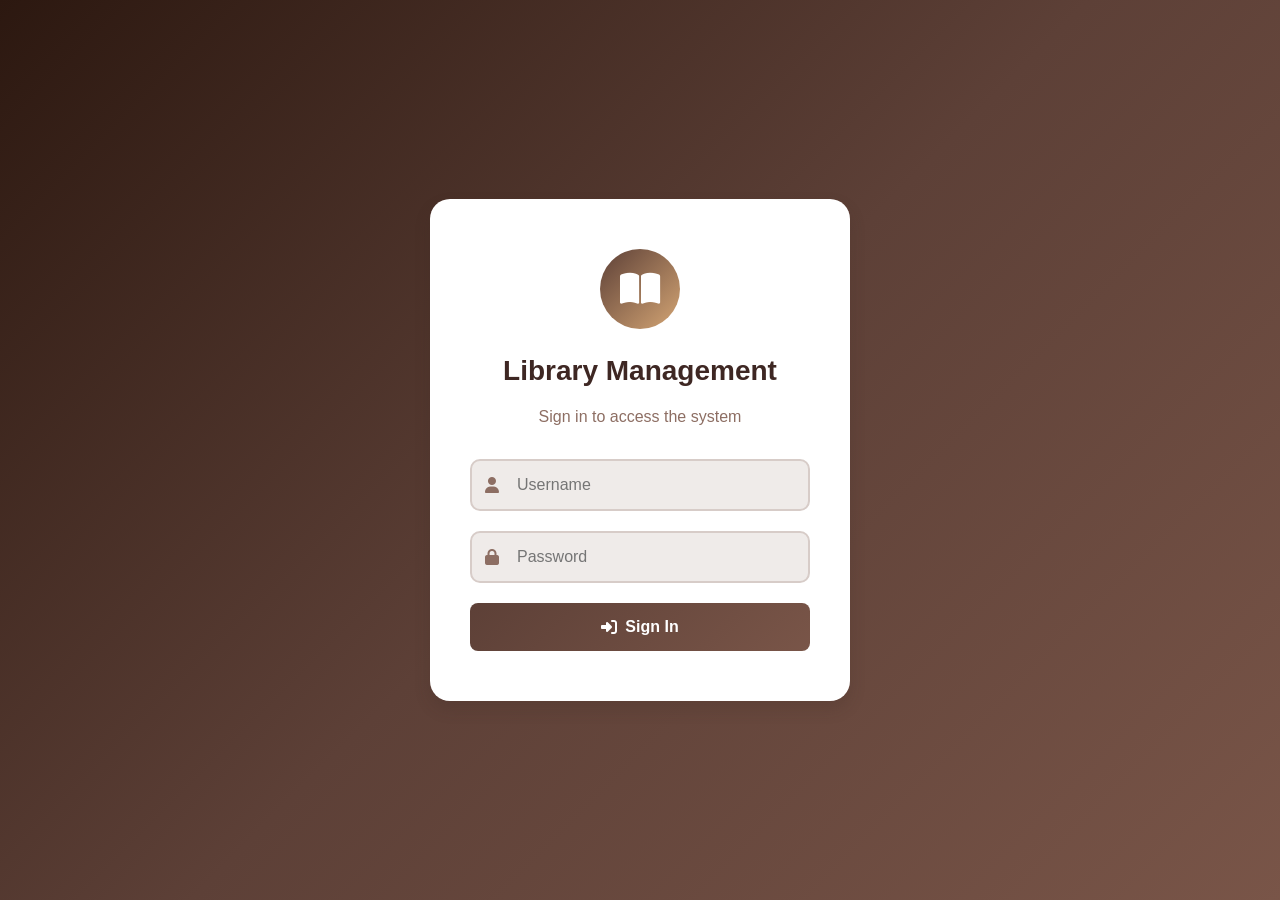
<file: Library-database-secure/public/publishers.html>
<!DOCTYPE html>
<html lang="en">
<head>
    <meta charset="UTF-8">
    <meta name="viewport" content="width=device-width, initial-scale=1.0">
    <title>Manage Publishers - Library Management System</title>
    <link rel="stylesheet" href="css/styles.css">
    <link rel="stylesheet" href="https://cdnjs.cloudflare.com/ajax/libs/font-awesome/6.4.0/css/all.min.css">
</head>
<body>
    <div class="page-container">
        <!-- Sidebar -->
        <aside class="sidebar" id="sidebar">
            <div class="sidebar-header">
                <div class="logo">
                    <i class="fas fa-book-open"></i>
                </div>
                <div>
                    <h2>Library System</h2>
                    <span>Management Portal</span>
                </div>
            </div>
            
            <nav>
                <ul class="nav-menu">
                    <li class="nav-item">
                        <a href="dashboard.html" class="nav-link">
                            <i class="fas fa-th-large"></i>
                            <span>Dashboard</span>
                        </a>
                    </li>
                    <li class="nav-item">
                        <a href="books.html" class="nav-link">
                            <i class="fas fa-book"></i>
                            <span>Manage Books</span>
                        </a>
                    </li>
                    <li class="nav-item">
                        <a href="members.html" class="nav-link">
                            <i class="fas fa-users"></i>
                            <span>Manage Members</span>
                        </a>
                    </li>
                    <li class="nav-item">
                        <a href="authors.html" class="nav-link">
                            <i class="fas fa-pen-fancy"></i>
                            <span>Manage Authors</span>
                        </a>
                    </li>
                    <li class="nav-item">
                        <a href="publishers.html" class="nav-link active">
                            <i class="fas fa-building"></i>
                            <span>Manage Publishers</span>
                        </a>
                    </li>
                    
                    <div class="nav-divider"></div>
                    
                    <li class="nav-item">
                        <a href="borrowing.html" class="nav-link">
                            <i class="fas fa-exchange-alt"></i>
                            <span>Borrow / Return</span>
                        </a>
                    </li>
                    <li class="nav-item">
                        <a href="availability.html" class="nav-link">
                            <i class="fas fa-check-circle"></i>
                            <span>Check Availability</span>
                        </a>
                    </li>
                    <li class="nav-item">
                        <a href="fines.html" class="nav-link">
                            <i class="fas fa-dollar-sign"></i>
                            <span>Manage Fines</span>
                        </a>
                    </li>
                    <li class="nav-item">
                        <a href="reports.html" class="nav-link">
                            <i class="fas fa-chart-bar"></i>
                            <span>Reports</span>
                        </a>
                    </li>
                    
                    <div class="nav-divider"></div>
                    
                    <li class="nav-item">
                        <a href="users.html" class="nav-link">
                            <i class="fas fa-user-cog"></i>
                            <span>Manage Users</span>
                        </a>
                    </li>
                    <li class="nav-item">
                        <a href="#" class="nav-link" onclick="logout()">
                            <i class="fas fa-sign-out-alt"></i>
                            <span>Logout</span>
                        </a>
                    </li>
                </ul>
            </nav>
        </aside>

        <!-- Main Content -->
        <main class="content-wrapper">
            <div class="page-header">
                <h1>
                    <i class="fas fa-building"></i>
                    Manage Publishers
                </h1>
            </div>

            <!-- Form Card -->
            <div class="form-card">
                <h2>
                    <i class="fas fa-plus-circle"></i>
                    Publisher Information
                </h2>
                
                <form id="publisherForm">
                    <div class="form-grid">
                        <div class="form-group">
                            <label for="txtPublisherID">Publisher ID</label>
                            <input type="text" id="txtPublisherID" placeholder="e.g., P001" required>
                        </div>
                        <div class="form-group">
                            <label for="txtPublisherName">Publisher Name</label>
                            <input type="text" id="txtPublisherName" placeholder="Enter publisher name" required>
                        </div>
                        <div class="form-group">
                            <label for="txtCountry">Country</label>
                            <input type="text" id="txtCountry" placeholder="e.g., USA, UK">
                        </div>
                        <div class="form-group">
                            <label for="txtContact">Contact</label>
                            <input type="text" id="txtContact" placeholder="e.g., 1234567890">
                        </div>
                    </div>
                    
                    <div class="button-group">
                        <button type="button" class="btn btn-success" onclick="addPublisher()">
                            <i class="fas fa-plus"></i> Add
                        </button>
                        <button type="button" class="btn btn-primary" onclick="updatePublisher()">
                            <i class="fas fa-edit"></i> Update
                        </button>
                        <button type="button" class="btn btn-danger" onclick="deletePublisher()">
                            <i class="fas fa-trash"></i> Delete
                        </button>
                        <button type="button" class="btn btn-secondary" onclick="clearForm()">
                            <i class="fas fa-eraser"></i> Clear
                        </button>
                    </div>
                </form>
            </div>

            <!-- Data Table -->
            <div class="table-card">
                <div class="table-header">
                    <h2>
                        <i class="fas fa-list"></i>
                        Publishers List
                    </h2>
                    <div class="search-box">
                        <input type="text" id="searchInput" placeholder="Search by name...">
                        <button class="btn btn-info" onclick="searchPublishers()">
                            <i class="fas fa-search"></i> Search
                        </button>
                        <button class="btn btn-secondary" onclick="loadPublishers()">
                            <i class="fas fa-sync"></i> Refresh
                        </button>
                    </div>
                </div>
                <div class="table-wrapper">
                    <table class="data-table" id="publishersTable">
                        <thead>
                            <tr>
                                <th>PublisherID</th>
                                <th>PublisherName</th>
                                <th>Country</th>
                                <th>Contact</th>
                            </tr>
                        </thead>
                        <tbody id="publishersTableBody">
                            <!-- Data will be loaded here -->
                        </tbody>
                    </table>
                </div>
            </div>
        </main>
    </div>

    <div class="toast-container" id="toastContainer"></div>

    <script src="js/api.js"></script>
    <script>
        // Check authentication and role
        const role = sessionStorage.getItem('userRole');
        if (!role) {
            window.location.href = 'index.html';
        }
        if (role === 'Librarian') {
            showToast('You do not have permission to access this page.', 'error');
            window.location.href = 'dashboard.html';
        }

        // Load publishers on page load
        document.addEventListener('DOMContentLoaded', loadPublishers);

        async function loadPublishers() {
            try {
                const data = await API.getPublishers();
                renderTable(data);
            } catch (error) {
                showToast('Error loading publishers: ' + error.message, 'error');
            }
        }

        function renderTable(publishers) {
            const tbody = document.getElementById('publishersTableBody');
            
            if (publishers.length === 0) {
                tbody.innerHTML = `
                    <tr>
                        <td colspan="4" style="text-align: center; padding: 40px;">
                            <i class="fas fa-building" style="font-size: 48px; color: #BCAAA4;"></i>
                            <p style="margin-top: 15px; color: #8D6E63;">No publishers found</p>
                        </td>
                    </tr>
                `;
                return;
            }
            
            tbody.innerHTML = publishers.map(publisher => `
                <tr class="clickable" onclick="selectPublisher(${JSON.stringify(publisher).replace(/"/g, '&quot;')})">
                    <td>${publisher.PublisherID || ''}</td>
                    <td>${publisher.PublisherName || ''}</td>
                    <td>${publisher.Country || ''}</td>
                    <td>${publisher.Contact || ''}</td>
                </tr>
            `).join('');
        }

        function selectPublisher(publisher) {
            document.getElementById('txtPublisherID').value = publisher.PublisherID || '';
            document.getElementById('txtPublisherName').value = publisher.PublisherName || '';
            document.getElementById('txtCountry').value = publisher.Country || '';
            document.getElementById('txtContact').value = publisher.Contact || '';
        }

        async function addPublisher() {
            const publisherId = document.getElementById('txtPublisherID').value.trim();
            const publisherName = document.getElementById('txtPublisherName').value.trim();
            
            if (!publisherId || !publisherName) {
                showToast('Publisher ID and Name are required.', 'error');
                return;
            }
            
            const publisherData = {
                PublisherID: publisherId,
                PublisherName: publisherName,
                Country: document.getElementById('txtCountry').value.trim(),
                Contact: document.getElementById('txtContact').value.trim()
            };
            
            try {
                const result = await API.addPublisher(publisherData);
                showToast(result.message, result.success ? 'success' : 'error');
                if (result.success) {
                    clearForm();
                    loadPublishers();
                }
            } catch (error) {
                showToast('Error adding publisher: ' + error.message, 'error');
            }
        }

        async function updatePublisher() {
            const publisherId = document.getElementById('txtPublisherID').value.trim();
            
            if (!publisherId) {
                showToast('Publisher ID is required to update.', 'error');
                return;
            }
            
            const publisherData = {
                PublisherName: document.getElementById('txtPublisherName').value.trim(),
                Country: document.getElementById('txtCountry').value.trim(),
                Contact: document.getElementById('txtContact').value.trim()
            };
            
            try {
                const result = await API.updatePublisher(publisherId, publisherData);
                showToast(result.message, result.success ? 'success' : 'error');
                loadPublishers();
            } catch (error) {
                showToast('Error updating publisher: ' + error.message, 'error');
            }
        }

        async function deletePublisher() {
            const publisherId = document.getElementById('txtPublisherID').value.trim();
            const publisherName = document.getElementById('txtPublisherName').value.trim();
            
            if (!publisherId && !publisherName) {
                showToast('Enter Publisher ID or Name to delete.', 'error');
                return;
            }
            
            if (!confirm('Are you sure you want to delete this publisher?')) return;
            
            try {
                const result = await API.deletePublisher(publisherId);
                showToast(result.message, result.success ? 'success' : 'error');
                if (result.success) {
                    clearForm();
                    loadPublishers();
                }
            } catch (error) {
                showToast('Error deleting publisher: ' + error.message, 'error');
            }
        }

        async function searchPublishers() {
            const searchTerm = document.getElementById('searchInput').value.trim();
            
            if (!searchTerm) {
                loadPublishers();
                return;
            }
            
            try {
                const data = await API.searchPublishers(searchTerm);
                renderTable(data);
                if (data.length === 0) {
                    showToast('No publishers found with the given name.', 'info');
                }
            } catch (error) {
                showToast('Error searching publishers: ' + error.message, 'error');
            }
        }

        function clearForm() {
            document.getElementById('publisherForm').reset();
        }

        function logout() {
            sessionStorage.clear();
            window.location.href = 'index.html';
        }

        // Search on Enter key
        document.getElementById('searchInput').addEventListener('keypress', function(e) {
            if (e.key === 'Enter') searchPublishers();
        });
    </script>
</body>
</html>
</file>
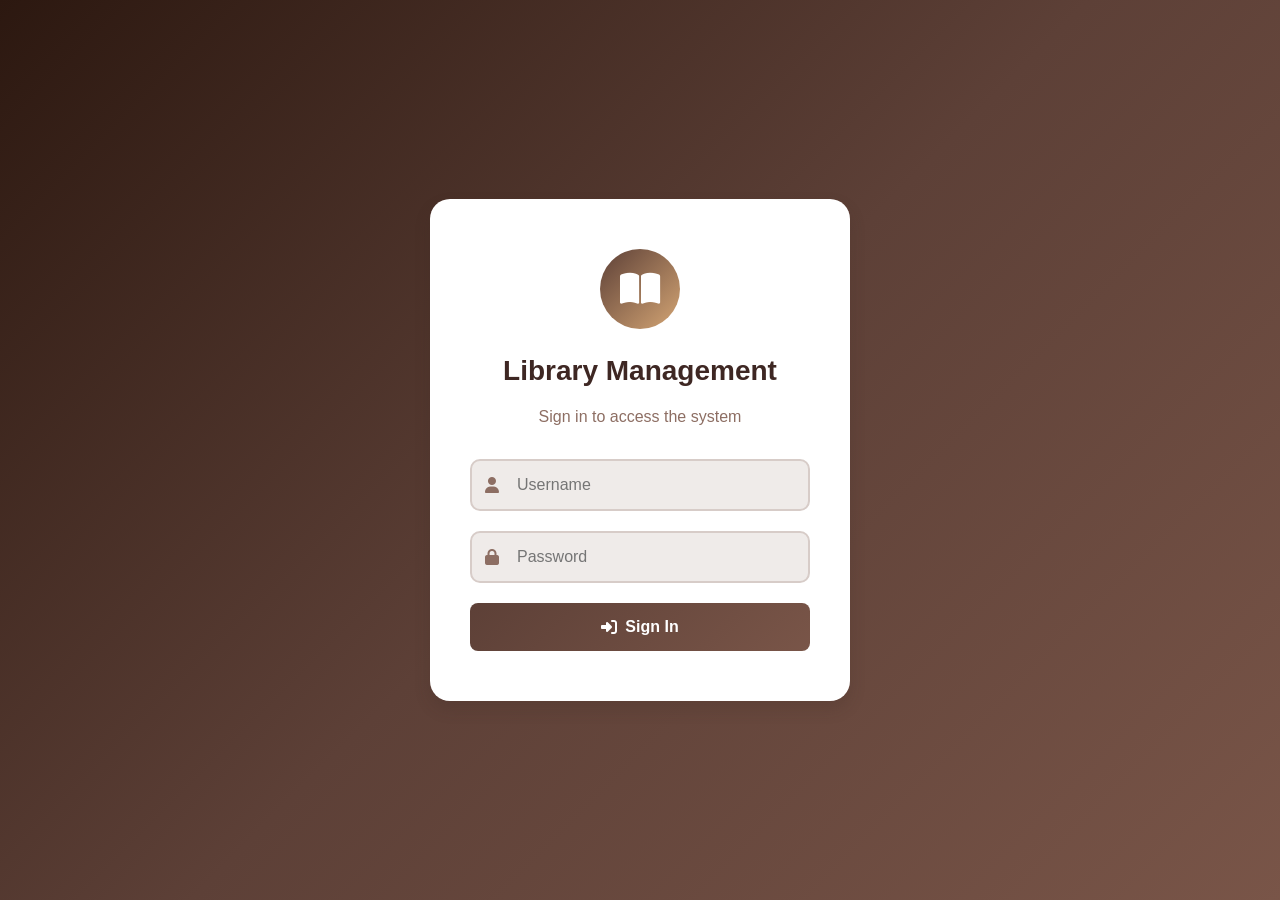
<file: Library-database-secure/public/reports.html>
<!DOCTYPE html>
<html lang="en">
<head>
    <meta charset="UTF-8">
    <meta name="viewport" content="width=device-width, initial-scale=1.0">
    <title>Reports - Library Management System</title>
    <link rel="stylesheet" href="css/styles.css">
    <link rel="stylesheet" href="https://cdnjs.cloudflare.com/ajax/libs/font-awesome/6.4.0/css/all.min.css">
</head>
<body>
    <div class="page-container">
        <!-- Sidebar -->
        <aside class="sidebar" id="sidebar">
            <div class="sidebar-header">
                <div class="logo">
                    <i class="fas fa-book-open"></i>
                </div>
                <div>
                    <h2>Library System</h2>
                    <span>Management Portal</span>
                </div>
            </div>
            
            <nav>
                <ul class="nav-menu">
                    <li class="nav-item">
                        <a href="dashboard.html" class="nav-link">
                            <i class="fas fa-th-large"></i>
                            <span>Dashboard</span>
                        </a>
                    </li>
                    <li class="nav-item">
                        <a href="books.html" class="nav-link">
                            <i class="fas fa-book"></i>
                            <span>Manage Books</span>
                        </a>
                    </li>
                    <li class="nav-item">
                        <a href="members.html" class="nav-link">
                            <i class="fas fa-users"></i>
                            <span>Manage Members</span>
                        </a>
                    </li>
                    <li class="nav-item">
                        <a href="authors.html" class="nav-link">
                            <i class="fas fa-pen-fancy"></i>
                            <span>Manage Authors</span>
                        </a>
                    </li>
                    <li class="nav-item">
                        <a href="publishers.html" class="nav-link">
                            <i class="fas fa-building"></i>
                            <span>Manage Publishers</span>
                        </a>
                    </li>
                    
                    <div class="nav-divider"></div>
                    
                    <li class="nav-item">
                        <a href="borrowing.html" class="nav-link">
                            <i class="fas fa-exchange-alt"></i>
                            <span>Borrow / Return</span>
                        </a>
                    </li>
                    <li class="nav-item">
                        <a href="availability.html" class="nav-link">
                            <i class="fas fa-check-circle"></i>
                            <span>Check Availability</span>
                        </a>
                    </li>
                    <li class="nav-item">
                        <a href="fines.html" class="nav-link">
                            <i class="fas fa-dollar-sign"></i>
                            <span>Manage Fines</span>
                        </a>
                    </li>
                    <li class="nav-item">
                        <a href="reports.html" class="nav-link active">
                            <i class="fas fa-chart-bar"></i>
                            <span>Reports</span>
                        </a>
                    </li>
                    
                    <div class="nav-divider"></div>
                    
                    <li class="nav-item">
                        <a href="users.html" class="nav-link">
                            <i class="fas fa-user-cog"></i>
                            <span>Manage Users</span>
                        </a>
                    </li>
                    <li class="nav-item">
                        <a href="#" class="nav-link" onclick="logout()">
                            <i class="fas fa-sign-out-alt"></i>
                            <span>Logout</span>
                        </a>
                    </li>
                </ul>
            </nav>
        </aside>

        <!-- Main Content -->
        <main class="content-wrapper">
            <div class="page-header">
                <h1>
                    <i class="fas fa-chart-bar"></i>
                    Library Reports
                </h1>
            </div>

            <!-- Report Selector Card -->
            <div class="form-card">
                <h2>
                    <i class="fas fa-file-alt"></i>
                    Select Report Type
                </h2>
                
                <div class="report-selector">
                    <select id="reportType">
                        <option value="">-- Select a Report --</option>
                        <option value="most-borrowed">Most Borrowed Books</option>
                        <option value="overdue">Overdue Books</option>
                        <option value="current-borrowed">Current Borrowed Books</option>
                        <option value="inventory">Books Inventory Summary</option>
                    </select>
                    <button class="btn btn-primary" onclick="generateReport()">
                        <i class="fas fa-chart-line"></i> Generate Report
                    </button>
                </div>
            </div>

            <!-- Report Results -->
            <div class="table-card">
                <div class="table-header">
                    <h2 id="reportTitle">
                        <i class="fas fa-table"></i>
                        Report Results
                    </h2>
                </div>
                <div class="table-wrapper">
                    <table class="data-table" id="reportTable">
                        <thead id="reportTableHead">
                            <tr>
                                <th colspan="5" style="text-align: center;">Select a report type to view data</th>
                            </tr>
                        </thead>
                        <tbody id="reportTableBody">
                            <tr>
                                <td colspan="5" style="text-align: center; padding: 60px;">
                                    <i class="fas fa-chart-bar" style="font-size: 48px; color: #BCAAA4;"></i>
                                    <p style="margin-top: 15px; color: #8D6E63;">Select a report type and click "Generate Report"</p>
                                </td>
                            </tr>
                        </tbody>
                    </table>
                </div>
            </div>
        </main>
    </div>

    <div class="toast-container" id="toastContainer"></div>

    <script src="js/api.js"></script>
    <script>
        // Check authentication
        if (!sessionStorage.getItem('userRole')) {
            window.location.href = 'index.html';
        }

        async function generateReport() {
            const reportType = document.getElementById('reportType').value;
            
            if (!reportType) {
                showToast('Please select a report type.', 'error');
                return;
            }
            
            try {
                let data;
                let columns;
                let title;
                
                switch (reportType) {
                    case 'most-borrowed':
                        data = await API.getReportMostBorrowed();
                        columns = ['Title', 'BorrowCount'];
                        title = 'Most Borrowed Books';
                        break;
                    case 'overdue':
                        data = await API.getReportOverdue();
                        columns = ['MemberName', 'BookTitle', 'DueDate', 'DaysOverdue', 'FineAmount'];
                        title = 'Overdue Books';
                        break;
                    case 'current-borrowed':
                        data = await API.getReportCurrentBorrowed();
                        columns = ['MemberName', 'Title', 'BorrowDate', 'DueDate'];
                        title = 'Current Borrowed Books';
                        break;
                    case 'inventory':
                        data = await API.getReportInventory();
                        columns = ['Title', 'GenreName', 'AuthorName', 'PublisherName', 'TotalCopies', 'AvailableCopies', 'BorrowedCopies'];
                        title = 'Books Inventory Summary';
                        break;
                    default:
                        showToast('Invalid report type.', 'error');
                        return;
                }
                
                renderReport(data, columns, title);
            } catch (error) {
                showToast('Error generating report: ' + error.message, 'error');
            }
        }

        function renderReport(data, columns, title) {
            const thead = document.getElementById('reportTableHead');
            const tbody = document.getElementById('reportTableBody');
            const reportTitle = document.getElementById('reportTitle');
            
            reportTitle.innerHTML = `<i class="fas fa-table"></i> ${title}`;
            
            // Render header
            thead.innerHTML = `
                <tr>
                    ${columns.map(col => `<th>${formatColumnName(col)}</th>`).join('')}
                </tr>
            `;
            
            // Render body
            if (data.length === 0) {
                tbody.innerHTML = `
                    <tr>
                        <td colspan="${columns.length}" style="text-align: center; padding: 40px;">
                            <i class="fas fa-info-circle" style="font-size: 48px; color: #BCAAA4;"></i>
                            <p style="margin-top: 15px; color: #8D6E63;">No data found for this report</p>
                        </td>
                    </tr>
                `;
                return;
            }
            
            tbody.innerHTML = data.map(row => `
                <tr>
                    ${columns.map(col => `<td>${formatCellValue(row[col], col)}</td>`).join('')}
                </tr>
            `).join('');
            
            showToast(`Report generated: ${data.length} record(s) found.`, 'success');
        }

        function formatColumnName(col) {
            // Add spaces before capital letters and capitalize first letter
            return col.replace(/([A-Z])/g, ' $1').trim();
        }

        function formatCellValue(value, column) {
            if (value === null || value === undefined) return '-';
            
            // Format dates
            if (column.toLowerCase().includes('date')) {
                return formatDate(value);
            }
            
            // Format currency
            if (column.toLowerCase().includes('amount')) {
                return '$' + parseFloat(value).toFixed(2);
            }
            
            return value;
        }

        function formatDate(dateString) {
            if (!dateString) return '-';
            const date = new Date(dateString);
            return date.toLocaleDateString('en-US');
        }

        function logout() {
            sessionStorage.clear();
            window.location.href = 'index.html';
        }
    </script>
</body>
</html>
</file>
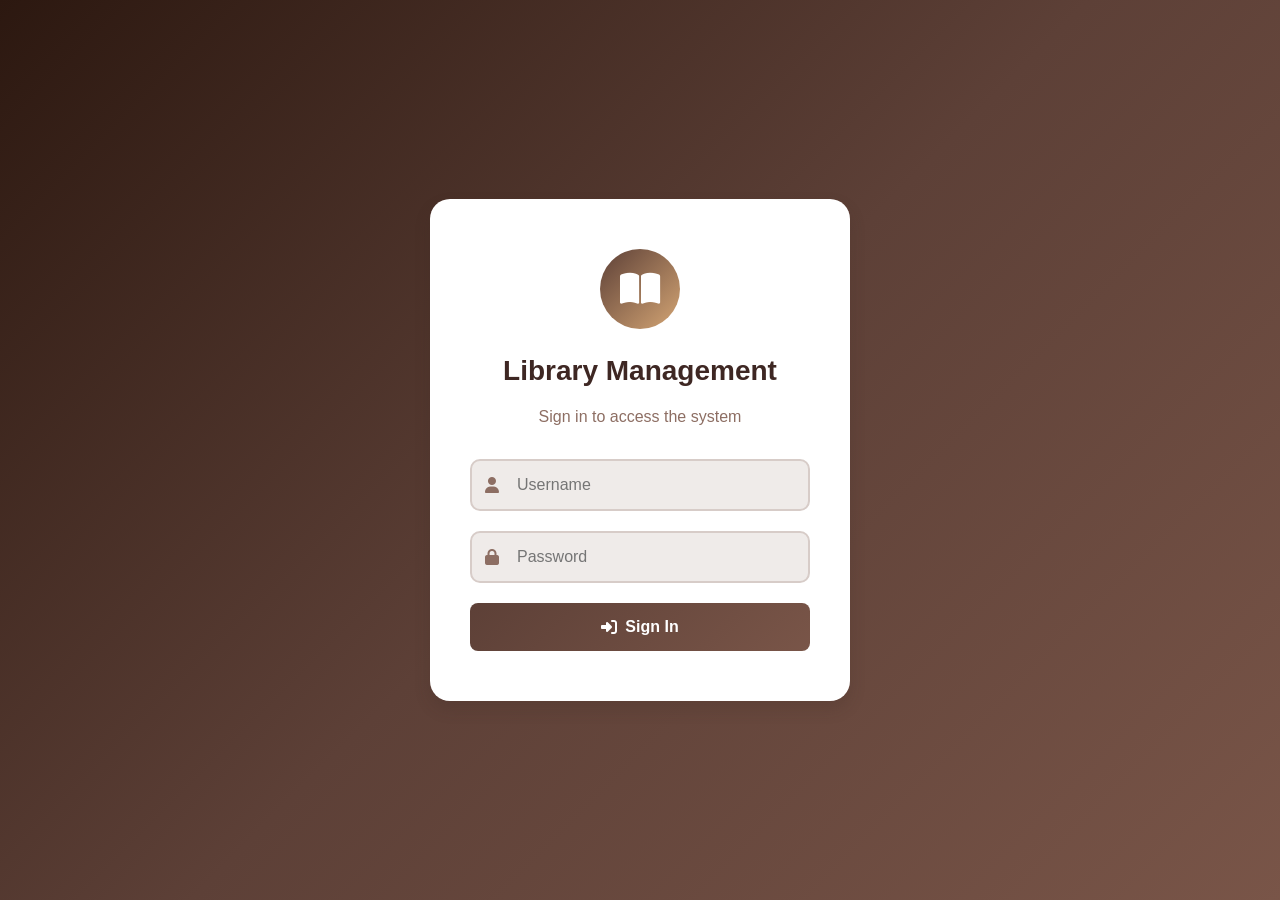
<file: Library-database-secure/public/users.html>
<!DOCTYPE html>
<html lang="en">
<head>
    <meta charset="UTF-8">
    <meta name="viewport" content="width=device-width, initial-scale=1.0">
    <title>Manage Users - Library Management System</title>
    <link rel="stylesheet" href="css/styles.css">
    <link rel="stylesheet" href="https://cdnjs.cloudflare.com/ajax/libs/font-awesome/6.4.0/css/all.min.css">
</head>
<body>
    <div class="page-container">
        <!-- Sidebar -->
        <aside class="sidebar" id="sidebar">
            <div class="sidebar-header">
                <div class="logo">
                    <i class="fas fa-book-open"></i>
                </div>
                <div>
                    <h2>Library System</h2>
                    <span>Management Portal</span>
                </div>
            </div>
            
            <nav>
                <ul class="nav-menu">
                    <li class="nav-item">
                        <a href="dashboard.html" class="nav-link">
                            <i class="fas fa-th-large"></i>
                            <span>Dashboard</span>
                        </a>
                    </li>
                    <li class="nav-item">
                        <a href="books.html" class="nav-link">
                            <i class="fas fa-book"></i>
                            <span>Manage Books</span>
                        </a>
                    </li>
                    <li class="nav-item">
                        <a href="members.html" class="nav-link">
                            <i class="fas fa-users"></i>
                            <span>Manage Members</span>
                        </a>
                    </li>
                    <li class="nav-item">
                        <a href="authors.html" class="nav-link">
                            <i class="fas fa-pen-fancy"></i>
                            <span>Manage Authors</span>
                        </a>
                    </li>
                    <li class="nav-item">
                        <a href="publishers.html" class="nav-link">
                            <i class="fas fa-building"></i>
                            <span>Manage Publishers</span>
                        </a>
                    </li>
                    
                    <div class="nav-divider"></div>
                    
                    <li class="nav-item">
                        <a href="borrowing.html" class="nav-link">
                            <i class="fas fa-exchange-alt"></i>
                            <span>Borrow / Return</span>
                        </a>
                    </li>
                    <li class="nav-item">
                        <a href="availability.html" class="nav-link">
                            <i class="fas fa-check-circle"></i>
                            <span>Check Availability</span>
                        </a>
                    </li>
                    <li class="nav-item">
                        <a href="fines.html" class="nav-link">
                            <i class="fas fa-dollar-sign"></i>
                            <span>Manage Fines</span>
                        </a>
                    </li>
                    <li class="nav-item">
                        <a href="reports.html" class="nav-link">
                            <i class="fas fa-chart-bar"></i>
                            <span>Reports</span>
                        </a>
                    </li>
                    
                    <div class="nav-divider"></div>
                    
                    <li class="nav-item">
                        <a href="users.html" class="nav-link active">
                            <i class="fas fa-user-cog"></i>
                            <span>Manage Users</span>
                        </a>
                    </li>
                    <li class="nav-item">
                        <a href="#" class="nav-link" onclick="logout()">
                            <i class="fas fa-sign-out-alt"></i>
                            <span>Logout</span>
                        </a>
                    </li>
                </ul>
            </nav>
        </aside>

        <!-- Main Content -->
        <main class="content-wrapper">
            <div class="page-header">
                <h1>
                    <i class="fas fa-user-cog"></i>
                    Manage Users
                </h1>
            </div>

            <!-- Form Card -->
            <div class="form-card">
                <h2>
                    <i class="fas fa-user-plus"></i>
                    User Information
                </h2>
                
                <form id="userForm">
                    <div class="form-grid">
                        <div class="form-group">
                            <label for="txtUserID">User ID</label>
                            <input type="text" id="txtUserID" placeholder="e.g., U001" required>
                        </div>
                        <div class="form-group">
                            <label for="txtUsername">Username</label>
                            <input type="text" id="txtUsername" placeholder="Enter username" required>
                        </div>
                        <div class="form-group">
                            <label for="txtPassword">Password</label>
                            <input type="password" id="txtPassword" placeholder="Enter password" required>
                        </div>
                        <div class="form-group">
                            <label for="txtRole">Role</label>
                            <select id="txtRole">
                                <option value="">Select Role</option>
                                <option value="Admin">Admin</option>
                                <option value="Librarian">Librarian</option>
                            </select>
                        </div>
                    </div>
                    
                    <div class="button-group">
                        <button type="button" class="btn btn-success" onclick="addUser()">
                            <i class="fas fa-plus"></i> Add
                        </button>
                        <button type="button" class="btn btn-primary" onclick="updateUser()">
                            <i class="fas fa-edit"></i> Update
                        </button>
                        <button type="button" class="btn btn-danger" onclick="deleteUser()">
                            <i class="fas fa-trash"></i> Delete
                        </button>
                        <button type="button" class="btn btn-secondary" onclick="clearForm()">
                            <i class="fas fa-eraser"></i> Clear
                        </button>
                    </div>
                </form>
            </div>

            <!-- Data Table -->
            <div class="table-card">
                <div class="table-header">
                    <h2>
                        <i class="fas fa-list"></i>
                        Users List
                    </h2>
                    <div class="search-box">
                        <input type="text" id="searchInput" placeholder="Search by username...">
                        <button class="btn btn-info" onclick="searchUsers()">
                            <i class="fas fa-search"></i> Search
                        </button>
                        <button class="btn btn-secondary" onclick="loadUsers()">
                            <i class="fas fa-sync"></i> Refresh
                        </button>
                    </div>
                </div>
                <div class="table-wrapper">
                    <table class="data-table" id="usersTable">
                        <thead>
                            <tr>
                                <th>UserID</th>
                                <th>Username</th>
                                <th>Password</th>
                                <th>Role</th>
                            </tr>
                        </thead>
                        <tbody id="usersTableBody">
                            <!-- Data will be loaded here -->
                        </tbody>
                    </table>
                </div>
            </div>
        </main>
    </div>

    <div class="toast-container" id="toastContainer"></div>

    <script src="js/api.js"></script>
    <script>
        // Check authentication and role
        const role = sessionStorage.getItem('userRole');
        if (!role) {
            window.location.href = 'index.html';
        }
        if (role !== 'Admin') {
            showToast('You do not have permission to access this page.', 'error');
            window.location.href = 'dashboard.html';
        }

        // Load users on page load
        document.addEventListener('DOMContentLoaded', loadUsers);

        async function loadUsers() {
            try {
                const data = await API.getUsers();
                renderTable(data);
            } catch (error) {
                showToast('Error loading users: ' + error.message, 'error');
            }
        }

        function renderTable(users) {
            const tbody = document.getElementById('usersTableBody');
            
            if (users.length === 0) {
                tbody.innerHTML = `
                    <tr>
                        <td colspan="4" style="text-align: center; padding: 40px;">
                            <i class="fas fa-user-cog" style="font-size: 48px; color: #BCAAA4;"></i>
                            <p style="margin-top: 15px; color: #8D6E63;">No users found</p>
                        </td>
                    </tr>
                `;
                return;
            }
            
            tbody.innerHTML = users.map(user => `
                <tr class="clickable" onclick="selectUser(${JSON.stringify(user).replace(/"/g, '&quot;')})">
                    <td>${user.UserID || ''}</td>
                    <td>${user.Username || ''}</td>
                    <td>••••••••</td>
                    <td><span class="badge ${user.Role === 'Admin' ? 'badge-warning' : 'badge-success'}">${user.Role || ''}</span></td>
                </tr>
            `).join('');
        }

        function selectUser(user) {
            document.getElementById('txtUserID').value = user.UserID || '';
            document.getElementById('txtUsername').value = user.Username || '';
            document.getElementById('txtPassword').value = user.Password || '';
            document.getElementById('txtRole').value = user.Role || '';
        }

        async function addUser() {
            const userId = document.getElementById('txtUserID').value.trim();
            const username = document.getElementById('txtUsername').value.trim();
            const password = document.getElementById('txtPassword').value.trim();
            const userRole = document.getElementById('txtRole').value;
            
            if (!userId || !username || !password) {
                showToast('User ID, Username, and Password are required.', 'error');
                return;
            }
            
            const userData = {
                UserID: userId,
                Username: username,
                Password: password,
                Role: userRole
            };
            
            try {
                const result = await API.addUser(userData);
                showToast(result.message, result.success ? 'success' : 'error');
                if (result.success) {
                    clearForm();
                    loadUsers();
                }
            } catch (error) {
                showToast('Error adding user: ' + error.message, 'error');
            }
        }

        async function updateUser() {
            const userId = document.getElementById('txtUserID').value.trim();
            
            if (!userId) {
                showToast('User ID is required to update.', 'error');
                return;
            }
            
            const userData = {
                Username: document.getElementById('txtUsername').value.trim(),
                Password: document.getElementById('txtPassword').value.trim(),
                Role: document.getElementById('txtRole').value
            };
            
            try {
                const result = await API.updateUser(userId, userData);
                showToast(result.message, result.success ? 'success' : 'error');
                loadUsers();
            } catch (error) {
                showToast('Error updating user: ' + error.message, 'error');
            }
        }

        async function deleteUser() {
            const userId = document.getElementById('txtUserID').value.trim();
            const username = document.getElementById('txtUsername').value.trim();
            
            if (!userId && !username) {
                showToast('Enter User ID or Username to delete.', 'error');
                return;
            }
            
            if (!confirm('Are you sure you want to delete this user?')) return;
            
            try {
                const result = await API.deleteUser(userId);
                showToast(result.message, result.success ? 'success' : 'error');
                if (result.success) {
                    clearForm();
                    loadUsers();
                }
            } catch (error) {
                showToast('Error deleting user: ' + error.message, 'error');
            }
        }

        async function searchUsers() {
            const searchTerm = document.getElementById('searchInput').value.trim();
            
            if (!searchTerm) {
                loadUsers();
                return;
            }
            
            try {
                const data = await API.searchUsers(searchTerm);
                renderTable(data);
                if (data.length === 0) {
                    showToast('No users found.', 'info');
                }
            } catch (error) {
                showToast('Error searching users: ' + error.message, 'error');
            }
        }

        function clearForm() {
            document.getElementById('userForm').reset();
        }

        function logout() {
            sessionStorage.clear();
            window.location.href = 'index.html';
        }

        // Search on Enter key
        document.getElementById('searchInput').addEventListener('keypress', function(e) {
            if (e.key === 'Enter') searchUsers();
        });
    </script>
</body>
</html>
</file>
<file: Library-database-secure/public/css/styles.css>
/* ==================== CSS Variables - Library Brownish Theme ==================== */
:root {
    /* Primary Browns */
    --primary-dark: #3E2723;
    --primary-brown: #5D4037;
    --primary-medium: #795548;
    --primary-light: #8D6E63;
    --primary-lighter: #A1887F;
    
    /* Accent Colors */
    --accent-gold: #D4A574;
    --accent-cream: #EFEBE9;
    --accent-beige: #D7CCC8;
    --accent-tan: #BCAAA4;
    
    /* Background Colors */
    --bg-dark: #2C1810;
    --bg-main: #F5F0EB;
    --bg-card: #FFFFFF;
    --bg-sidebar: #4E342E;
    
    /* Text Colors */
    --text-dark: #1B0F0A;
    --text-medium: #4E342E;
    --text-light: #8D6E63;
    --text-white: #FFFFFF;
    
    /* Status Colors */
    --success: #558B2F;
    --warning: #F9A825;
    --danger: #C62828;
    --info: #0277BD;
    
    /* Shadows */
    --shadow-sm: 0 2px 4px rgba(62, 39, 35, 0.1);
    --shadow-md: 0 4px 8px rgba(62, 39, 35, 0.15);
    --shadow-lg: 0 8px 16px rgba(62, 39, 35, 0.2);
    
    /* Transitions */
    --transition-fast: 0.2s ease;
    --transition-normal: 0.3s ease;
}

/* ==================== Reset & Base Styles ==================== */
* {
    margin: 0;
    padding: 0;
    box-sizing: border-box;
}

body {
    font-family: 'Segoe UI', Tahoma, Geneva, Verdana, sans-serif;
    background: linear-gradient(135deg, var(--bg-main) 0%, var(--accent-cream) 100%);
    color: var(--text-dark);
    min-height: 100vh;
    line-height: 1.6;
}

/* ==================== Login Page ==================== */
.login-container {
    display: flex;
    justify-content: center;
    align-items: center;
    min-height: 100vh;
    background: linear-gradient(135deg, var(--bg-dark) 0%, var(--primary-brown) 50%, var(--primary-medium) 100%);
}

.login-box {
    background: var(--bg-card);
    padding: 50px 40px;
    border-radius: 20px;
    box-shadow: var(--shadow-lg);
    width: 100%;
    max-width: 420px;
    text-align: center;
}

.login-box .logo {
    width: 80px;
    height: 80px;
    background: linear-gradient(135deg, var(--primary-brown), var(--accent-gold));
    border-radius: 50%;
    display: flex;
    justify-content: center;
    align-items: center;
    margin: 0 auto 20px;
}

.login-box .logo i {
    font-size: 36px;
    color: var(--text-white);
}

.login-box h1 {
    color: var(--primary-dark);
    font-size: 28px;
    margin-bottom: 10px;
}

.login-box p {
    color: var(--text-light);
    margin-bottom: 30px;
}

.input-group {
    position: relative;
    margin-bottom: 20px;
}

.input-group i {
    position: absolute;
    left: 15px;
    top: 50%;
    transform: translateY(-50%);
    color: var(--primary-light);
}

.input-group input {
    width: 100%;
    padding: 15px 15px 15px 45px;
    border: 2px solid var(--accent-beige);
    border-radius: 10px;
    font-size: 16px;
    transition: var(--transition-fast);
    background: var(--accent-cream);
}

.input-group input:focus {
    outline: none;
    border-color: var(--primary-medium);
    background: var(--bg-card);
}

/* ==================== Buttons ==================== */
.btn {
    padding: 12px 24px;
    border: none;
    border-radius: 8px;
    font-size: 14px;
    font-weight: 600;
    cursor: pointer;
    transition: var(--transition-fast);
    display: inline-flex;
    align-items: center;
    gap: 8px;
}

.btn-primary {
    background: linear-gradient(135deg, var(--primary-brown), var(--primary-medium));
    color: var(--text-white);
}

.btn-primary:hover {
    background: linear-gradient(135deg, var(--primary-dark), var(--primary-brown));
    transform: translateY(-2px);
    box-shadow: var(--shadow-md);
}

.btn-secondary {
    background: var(--accent-gold);
    color: var(--primary-dark);
}

.btn-secondary:hover {
    background: #C49B6A;
    transform: translateY(-2px);
}

.btn-success {
    background: var(--success);
    color: var(--text-white);
}

.btn-success:hover {
    background: #33691E;
}

.btn-danger {
    background: var(--danger);
    color: var(--text-white);
}

.btn-danger:hover {
    background: #B71C1C;
}

.btn-warning {
    background: var(--warning);
    color: var(--primary-dark);
}

.btn-info {
    background: var(--info);
    color: var(--text-white);
}

.btn-full {
    width: 100%;
    justify-content: center;
    padding: 15px;
    font-size: 16px;
}

/* ==================== Dashboard Layout ==================== */
.dashboard-container {
    display: flex;
    min-height: 100vh;
}

/* Sidebar */
.sidebar {
    width: 280px;
    background: linear-gradient(180deg, var(--bg-dark) 0%, var(--bg-sidebar) 100%);
    padding: 20px;
    position: fixed;
    height: 100vh;
    overflow-y: auto;
}

.sidebar-header {
    display: flex;
    align-items: center;
    gap: 15px;
    padding-bottom: 30px;
    border-bottom: 1px solid rgba(255, 255, 255, 0.1);
    margin-bottom: 30px;
}

.sidebar-header .logo {
    width: 50px;
    height: 50px;
    background: linear-gradient(135deg, var(--accent-gold), var(--primary-light));
    border-radius: 12px;
    display: flex;
    justify-content: center;
    align-items: center;
}

.sidebar-header .logo i {
    font-size: 24px;
    color: var(--primary-dark);
}

.sidebar-header h2 {
    color: var(--text-white);
    font-size: 18px;
    font-weight: 600;
}

.sidebar-header span {
    color: var(--accent-tan);
    font-size: 12px;
}

.nav-menu {
    list-style: none;
}

.nav-item {
    margin-bottom: 5px;
}

.nav-link {
    display: flex;
    align-items: center;
    gap: 12px;
    padding: 12px 15px;
    color: var(--accent-beige);
    text-decoration: none;
    border-radius: 10px;
    transition: var(--transition-fast);
}

.nav-link:hover {
    background: rgba(255, 255, 255, 0.1);
    color: var(--text-white);
}

.nav-link.active {
    background: linear-gradient(135deg, var(--primary-brown), var(--primary-medium));
    color: var(--text-white);
}

.nav-link i {
    font-size: 18px;
    width: 24px;
}

.nav-divider {
    height: 1px;
    background: rgba(255, 255, 255, 0.1);
    margin: 20px 0;
}

/* Main Content */
.main-content {
    flex: 1;
    margin-left: 280px;
    padding: 30px;
}

/* Header */
.header {
    display: flex;
    justify-content: space-between;
    align-items: center;
    margin-bottom: 30px;
    padding: 20px 25px;
    background: var(--bg-card);
    border-radius: 15px;
    box-shadow: var(--shadow-sm);
}

.header h1 {
    color: var(--primary-dark);
    font-size: 24px;
    display: flex;
    align-items: center;
    gap: 10px;
}

.header h1 i {
    color: var(--primary-medium);
}

.user-info {
    display: flex;
    align-items: center;
    gap: 15px;
}

.user-info .avatar {
    width: 45px;
    height: 45px;
    background: linear-gradient(135deg, var(--primary-medium), var(--accent-gold));
    border-radius: 50%;
    display: flex;
    justify-content: center;
    align-items: center;
    color: var(--text-white);
    font-weight: bold;
}

/* ==================== Dashboard Cards ==================== */
.dashboard-grid {
    display: grid;
    grid-template-columns: repeat(auto-fit, minmax(280px, 1fr));
    gap: 25px;
    margin-bottom: 30px;
}

.dashboard-card {
    background: var(--bg-card);
    padding: 25px;
    border-radius: 15px;
    box-shadow: var(--shadow-sm);
    display: flex;
    align-items: center;
    gap: 20px;
    cursor: pointer;
    transition: var(--transition-normal);
    text-decoration: none;
    color: inherit;
    border: 2px solid transparent;
}

.dashboard-card:hover {
    transform: translateY(-5px);
    box-shadow: var(--shadow-md);
    border-color: var(--accent-gold);
}

.dashboard-card.disabled {
    opacity: 0.5;
    cursor: not-allowed;
    pointer-events: none;
}

.card-icon {
    width: 60px;
    height: 60px;
    border-radius: 15px;
    display: flex;
    justify-content: center;
    align-items: center;
    font-size: 24px;
}

.card-icon.books { background: linear-gradient(135deg, #8D6E63, #5D4037); color: white; }
.card-icon.members { background: linear-gradient(135deg, #558B2F, #33691E); color: white; }
.card-icon.authors { background: linear-gradient(135deg, #0277BD, #01579B); color: white; }
.card-icon.publishers { background: linear-gradient(135deg, #F9A825, #F57F17); color: white; }
.card-icon.borrow { background: linear-gradient(135deg, #7B1FA2, #4A148C); color: white; }
.card-icon.available { background: linear-gradient(135deg, #00897B, #00695C); color: white; }
.card-icon.fines { background: linear-gradient(135deg, #C62828, #B71C1C); color: white; }
.card-icon.reports { background: linear-gradient(135deg, #1565C0, #0D47A1); color: white; }
.card-icon.users { background: linear-gradient(135deg, #EF6C00, #E65100); color: white; }
.card-icon.backup { background: linear-gradient(135deg, #546E7A, #37474F); color: white; }

.card-content h3 {
    color: var(--primary-dark);
    font-size: 18px;
    margin-bottom: 5px;
}

.card-content p {
    color: var(--text-light);
    font-size: 13px;
}

/* ==================== Forms & Data Management Pages ==================== */
.page-container {
    display: flex;
    min-height: 100vh;
}

.content-wrapper {
    flex: 1;
    margin-left: 280px;
    padding: 30px;
}

.page-header {
    display: flex;
    justify-content: space-between;
    align-items: center;
    margin-bottom: 30px;
}

.page-header h1 {
    color: var(--primary-dark);
    font-size: 28px;
    display: flex;
    align-items: center;
    gap: 12px;
}

.page-header h1 i {
    color: var(--primary-medium);
}

/* Form Card */
.form-card {
    background: var(--bg-card);
    border-radius: 15px;
    box-shadow: var(--shadow-sm);
    padding: 30px;
    margin-bottom: 30px;
}

.form-card h2 {
    color: var(--primary-dark);
    font-size: 20px;
    margin-bottom: 25px;
    padding-bottom: 15px;
    border-bottom: 2px solid var(--accent-cream);
    display: flex;
    align-items: center;
    gap: 10px;
}

.form-card h2 i {
    color: var(--primary-medium);
}

.form-grid {
    display: grid;
    grid-template-columns: repeat(auto-fit, minmax(250px, 1fr));
    gap: 20px;
    margin-bottom: 25px;
}

.form-group {
    display: flex;
    flex-direction: column;
}

.form-group label {
    color: var(--text-medium);
    font-weight: 600;
    margin-bottom: 8px;
    font-size: 14px;
}

.form-group input,
.form-group select,
.form-group textarea {
    padding: 12px 15px;
    border: 2px solid var(--accent-beige);
    border-radius: 8px;
    font-size: 14px;
    transition: var(--transition-fast);
    background: var(--bg-card);
}

.form-group input:focus,
.form-group select:focus,
.form-group textarea:focus {
    outline: none;
    border-color: var(--primary-medium);
    box-shadow: 0 0 0 3px rgba(121, 85, 72, 0.1);
}

.form-group input[type="checkbox"] {
    width: 20px;
    height: 20px;
    accent-color: var(--primary-brown);
}

.button-group {
    display: flex;
    gap: 12px;
    flex-wrap: wrap;
}

/* ==================== Data Table ==================== */
.table-card {
    background: var(--bg-card);
    border-radius: 15px;
    box-shadow: var(--shadow-sm);
    overflow: hidden;
}

.table-header {
    padding: 20px 25px;
    border-bottom: 2px solid var(--accent-cream);
    display: flex;
    justify-content: space-between;
    align-items: center;
}

.table-header h2 {
    color: var(--primary-dark);
    font-size: 18px;
    display: flex;
    align-items: center;
    gap: 10px;
}

.table-header h2 i {
    color: var(--primary-medium);
}

.search-box {
    display: flex;
    gap: 10px;
}

.search-box input {
    padding: 10px 15px;
    border: 2px solid var(--accent-beige);
    border-radius: 8px;
    width: 250px;
    font-size: 14px;
}

.search-box input:focus {
    outline: none;
    border-color: var(--primary-medium);
}

.table-wrapper {
    overflow-x: auto;
}

.data-table {
    width: 100%;
    border-collapse: collapse;
}

.data-table thead {
    background: linear-gradient(135deg, var(--primary-brown), var(--primary-medium));
}

.data-table th {
    padding: 15px 20px;
    text-align: left;
    color: var(--text-white);
    font-weight: 600;
    font-size: 14px;
    white-space: nowrap;
}

.data-table tbody tr {
    border-bottom: 1px solid var(--accent-cream);
    transition: var(--transition-fast);
}

.data-table tbody tr:hover {
    background: var(--accent-cream);
}

.data-table td {
    padding: 15px 20px;
    font-size: 14px;
    color: var(--text-medium);
}

.data-table tbody tr:nth-child(even) {
    background: rgba(239, 235, 233, 0.5);
}

.data-table tbody tr:nth-child(even):hover {
    background: var(--accent-cream);
}

/* Status Badges */
.badge {
    padding: 5px 12px;
    border-radius: 20px;
    font-size: 12px;
    font-weight: 600;
}

.badge-success {
    background: rgba(85, 139, 47, 0.1);
    color: var(--success);
}

.badge-danger {
    background: rgba(198, 40, 40, 0.1);
    color: var(--danger);
}

.badge-warning {
    background: rgba(249, 168, 37, 0.1);
    color: #E65100;
}

/* ==================== Reports Page ==================== */
.report-selector {
    display: flex;
    gap: 15px;
    align-items: center;
    flex-wrap: wrap;
}

.report-selector select {
    padding: 12px 20px;
    border: 2px solid var(--accent-beige);
    border-radius: 8px;
    font-size: 14px;
    min-width: 250px;
    background: var(--bg-card);
    cursor: pointer;
}

.report-selector select:focus {
    outline: none;
    border-color: var(--primary-medium);
}

/* ==================== Alerts & Messages ==================== */
.alert {
    padding: 15px 20px;
    border-radius: 10px;
    margin-bottom: 20px;
    display: flex;
    align-items: center;
    gap: 12px;
}

.alert-success {
    background: rgba(85, 139, 47, 0.1);
    border: 1px solid var(--success);
    color: var(--success);
}

.alert-danger {
    background: rgba(198, 40, 40, 0.1);
    border: 1px solid var(--danger);
    color: var(--danger);
}

.alert-warning {
    background: rgba(249, 168, 37, 0.1);
    border: 1px solid var(--warning);
    color: #E65100;
}

.alert-info {
    background: rgba(2, 119, 189, 0.1);
    border: 1px solid var(--info);
    color: var(--info);
}

/* ==================== Modal ==================== */
.modal-overlay {
    position: fixed;
    top: 0;
    left: 0;
    width: 100%;
    height: 100%;
    background: rgba(0, 0, 0, 0.5);
    display: flex;
    justify-content: center;
    align-items: center;
    z-index: 1000;
    opacity: 0;
    visibility: hidden;
    transition: var(--transition-normal);
}

.modal-overlay.active {
    opacity: 1;
    visibility: visible;
}

.modal {
    background: var(--bg-card);
    border-radius: 15px;
    padding: 30px;
    max-width: 500px;
    width: 90%;
    transform: scale(0.9);
    transition: var(--transition-normal);
}

.modal-overlay.active .modal {
    transform: scale(1);
}

.modal h3 {
    color: var(--primary-dark);
    margin-bottom: 15px;
}

.modal p {
    color: var(--text-medium);
    margin-bottom: 25px;
}

.modal-buttons {
    display: flex;
    gap: 15px;
    justify-content: flex-end;
}

/* ==================== Loading Spinner ==================== */
.loading {
    display: flex;
    justify-content: center;
    align-items: center;
    padding: 50px;
}

.spinner {
    width: 50px;
    height: 50px;
    border: 4px solid var(--accent-beige);
    border-top-color: var(--primary-brown);
    border-radius: 50%;
    animation: spin 1s linear infinite;
}

@keyframes spin {
    to { transform: rotate(360deg); }
}

/* ==================== Toast Notifications ==================== */
.toast-container {
    position: fixed;
    top: 20px;
    right: 20px;
    z-index: 9999;
}

.toast {
    background: var(--bg-card);
    padding: 15px 25px;
    border-radius: 10px;
    box-shadow: var(--shadow-lg);
    margin-bottom: 10px;
    display: flex;
    align-items: center;
    gap: 12px;
    animation: slideIn 0.3s ease;
}

.toast.success { border-left: 4px solid var(--success); }
.toast.error { border-left: 4px solid var(--danger); }
.toast.warning { border-left: 4px solid var(--warning); }
.toast.info { border-left: 4px solid var(--info); }

@keyframes slideIn {
    from {
        transform: translateX(100%);
        opacity: 0;
    }
    to {
        transform: translateX(0);
        opacity: 1;
    }
}

/* ==================== Responsive Design ==================== */
@media (max-width: 1024px) {
    .sidebar {
        width: 80px;
        padding: 15px;
    }
    
    .sidebar-header h2,
    .sidebar-header span,
    .nav-link span {
        display: none;
    }
    
    .sidebar-header {
        justify-content: center;
    }
    
    .nav-link {
        justify-content: center;
        padding: 15px;
    }
    
    .nav-link i {
        font-size: 20px;
        margin: 0;
    }
    
    .main-content,
    .content-wrapper {
        margin-left: 80px;
    }
}

@media (max-width: 768px) {
    .sidebar {
        position: fixed;
        left: -280px;
        width: 280px;
        z-index: 1000;
        transition: var(--transition-normal);
    }
    
    .sidebar.active {
        left: 0;
    }
    
    .main-content,
    .content-wrapper {
        margin-left: 0;
        padding: 15px;
    }
    
    .sidebar-header h2,
    .sidebar-header span,
    .nav-link span {
        display: block;
    }
    
    .nav-link {
        justify-content: flex-start;
    }
    
    .form-grid {
        grid-template-columns: 1fr;
    }
    
    .button-group {
        flex-direction: column;
    }
    
    .button-group .btn {
        width: 100%;
        justify-content: center;
    }
    
    .header {
        flex-direction: column;
        gap: 15px;
        text-align: center;
    }
    
    .search-box {
        flex-direction: column;
        width: 100%;
    }
    
    .search-box input {
        width: 100%;
    }
}

/* ==================== Scrollbar Styling ==================== */
::-webkit-scrollbar {
    width: 8px;
    height: 8px;
}

::-webkit-scrollbar-track {
    background: var(--accent-cream);
}

::-webkit-scrollbar-thumb {
    background: var(--primary-light);
    border-radius: 4px;
}

::-webkit-scrollbar-thumb:hover {
    background: var(--primary-medium);
}

/* ==================== Empty State ==================== */
.empty-state {
    text-align: center;
    padding: 60px 20px;
    color: var(--text-light);
}

.empty-state i {
    font-size: 64px;
    margin-bottom: 20px;
    color: var(--accent-tan);
}

.empty-state h3 {
    color: var(--text-medium);
    margin-bottom: 10px;
}

/* ==================== Back Button ==================== */
.back-link {
    display: inline-flex;
    align-items: center;
    gap: 8px;
    color: var(--primary-medium);
    text-decoration: none;
    font-weight: 600;
    margin-bottom: 20px;
    transition: var(--transition-fast);
}

.back-link:hover {
    color: var(--primary-dark);
}

/* ==================== Clickable Table Row ==================== */
.data-table tbody tr.clickable {
    cursor: pointer;
}

.data-table tbody tr.clickable:hover {
    background: var(--accent-gold);
    color: var(--primary-dark);
}

/* ==================== Quick Stats ==================== */
.quick-stats {
    display: grid;
    grid-template-columns: repeat(auto-fit, minmax(200px, 1fr));
    gap: 20px;
    margin-bottom: 30px;
}

.stat-card {
    background: var(--bg-card);
    padding: 25px;
    border-radius: 15px;
    box-shadow: var(--shadow-sm);
    text-align: center;
    border-left: 4px solid var(--primary-brown);
}

.stat-card h3 {
    font-size: 36px;
    color: var(--primary-dark);
    margin-bottom: 5px;
}

.stat-card p {
    color: var(--text-light);
    font-size: 14px;
}
</file>
